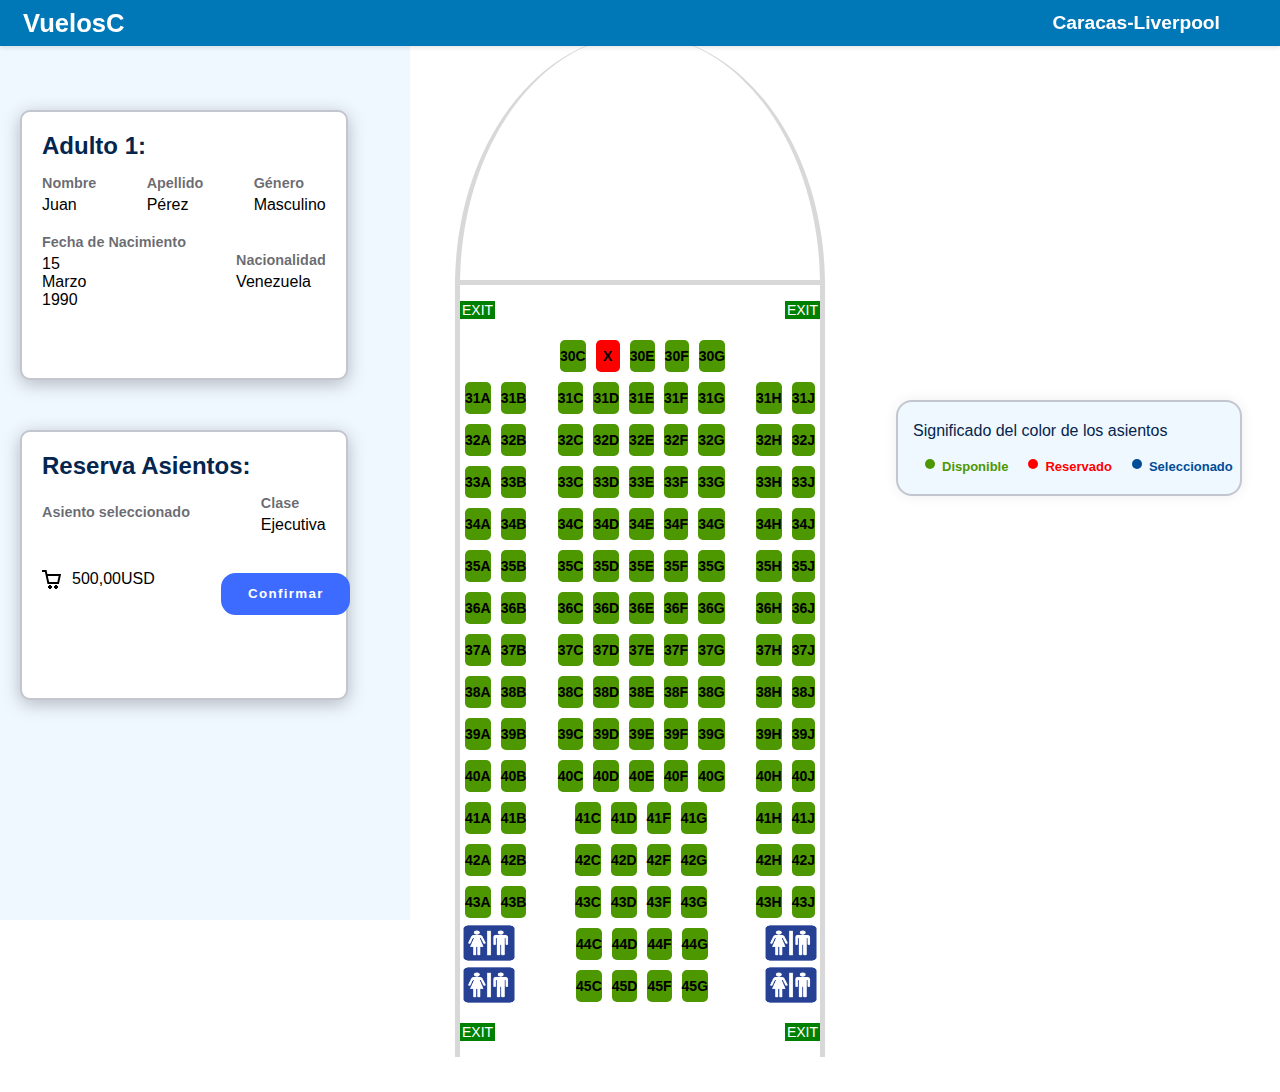
<file: asientosPrueba3/index.html>
<!DOCTYPE html>
<html lang="en">
<head>
    <meta charset="UTF-8">
    <meta name="viewport" content="width=device-width, initial-scale=1.0">
    <title>Document</title>
    <link rel="stylesheet" href="styles.css">
</head>
<body>
    <header>
        <div class="logo">
            <div class="titulo-header">
                <div class="titulo-icono">
                    <h1>VuelosC</h1>
                    <div class="destino">
                        <p class="text-title" id="destino-ciudad">Caracas-Liverpool</p>
                    </div>
                </div>
            </div>
        </div>
    </header>

    <div class="input-div">
        <div class="datos-div">
            <div class="text-container">
                <span class="texto-persona">Adulto 1:</span>
            </div>
    
            <div class="titulo-icono">
                <div class="input-group">
                    <label class="label">Nombre</label>
                    <div class="input-style-static" id="nombreStatic">Juan</div>
                </div>
                <div class="input-group">
                    <label class="label">Apellido</label>
                    <div class="input-style-static" id="apellidoStatic">Pérez</div>
                </div>
                
                <div class="input-group">
                    <label class="label">Género</label>
                    <div class="input-style-static" id="generoStatic">Masculino</div>
                </div>
            </div>
        
            <div class="titulo-icono">
                <div class="input-group">
                    <label class="label">Fecha de Nacimiento</label>
                    <div class="input-style-static-group">
                        <div class="input-style-static" id="diaStatic">15</div>
                        <div class="input-style-static" id="mesStatic">Marzo</div>
                        <div class="input-style-static" id="añoStatic">1990</div>
                    </div>
                </div>
        
                <div class="input-group">
                    <label class="label">Nacionalidad</label>
                    <div class="input-style-static" id="nacionalidadStatic">Venezuela</div>
                </div>
            </div>
        </div>
        <div class="datos-div-Asientos">
            <div class="text-container">
                <span class="texto-persona">Reserva Asientos: </span>
            </div>
            <div class="titulo-icono">
                <div class="input-group">
                    <label class="label">Asiento seleccionado</label>
                    <div class="input-style-static-group">
                        <div class="input-style-static2" id="asientoSeleccionado"></div>
                    </div>
                </div>
                <div class="input-group">
                    <label class="label">Clase</label>
                    <div class="input-style-static">Ejecutiva</div>
                </div>
            </div>
            <div class="titulo-icono-confirmar">
                <div class="precio-abajo">
                    <div class="titulo-icono">
                        <div class="gg-shopping-cart"></div>
                        <p class="precio-todo" id="precioTODO">500,00USD</p>
                    </div>
                </div>
                <button class="confirmar-asientoBTN" id="submitBtn">Confirmar</button>  
            </div>
        </div>
        
    </div>
    
    <div class="plane">
        <div class="cockpit"></div>
        <div class="exit exit--front fuselage"></div>
        <ol class="cabin fuselage">
            <li class="row row--30">
                <!-- Agrupación de las columnas A y B -->
                <div class="seats-group">
                    <div class="aisle"></div>
                    <div class="aisle"></div>
                    <div class="aisle"></div>
                    <div class="aisle2"></div>
                    <!-- Agrupación de las columnas CDEFG -->
                    <ol class="seats" type="A">
                        <li class="seat">
                            <input type="checkbox" id="30C" />
                            <label for="30C">30C</label>
                        </li>
                        <li class="seat">
                            <input type="checkbox" disabled id="30D" />
                            <label for="30D">Ocupado</label>
                        </li>
                        <li class="seat">
                            <input type="checkbox" id="30E" />
                            <label for="30E">30E</label>
                        </li>
                        <li class="seat">
                            <input type="checkbox" id="30F" />
                            <label for="30F">30F</label>
                        </li>
                        <li class="seat">
                            <input type="checkbox" id="30G" />
                            <label for="30G">30G</label>
                        </li>
                    </ol>
                    <!-- Espacio entre grupos -->
                    <div class="aisle"></div>
                    
                </div>
            </li>
            <!-- Nueva fila con el número 31 -->
            <li class="row row--31">
                <div class="seats-group">
                    <ol class="seats" type="A">
                        <li class="seat">
                            <input type="checkbox" id="31A" />
                            <label for="31A">31A</label>
                        </li>
                        <li class="seat">
                            <input type="checkbox" id="31B" />
                            <label for="31B">31B</label>
                        </li>
                    </ol>
                    <div class="aisle"></div>
                    <ol class="seats" type="A">
                        <li class="seat">
                            <input type="checkbox" id="31C" />
                            <label for="31C">31C</label>
                        </li>
                        <li class="seat">
                            <input type="checkbox" id="31D" />
                            <label for="31D">31D</label>
                        </li>
                        <li class="seat">
                            <input type="checkbox" id="31E" />
                            <label for="31E">31E</label>
                        </li>
                        <li class="seat">
                            <input type="checkbox" id="31F" />
                            <label for="31F">31F</label>
                        </li>
                        <li class="seat">
                            <input type="checkbox" id="31G" />
                            <label for="31G">31G</label>
                        </li>
                    </ol>
                    <div class="aisle"></div>
                    <ol class="seats" type="A">
                        <li class="seat">
                            <input type="checkbox" id="31H" />
                            <label for="31H">31H</label>
                        </li>
                        <li class="seat">
                            <input type="checkbox" id="31J" />
                            <label for="31J">31J</label>
                        </li>
                    </ol>
                </div>
            </li>
            <!-- Nueva fila con el número 32 -->
            <li class="row row--32">
                <div class="seats-group">
                    <ol class="seats" type="A">
                        <li class="seat">
                            <input type="checkbox" id="32A" />
                            <label for="32A">32A</label>
                        </li>
                        <li class="seat">
                            <input type="checkbox" id="32B" />
                            <label for="32B">32B</label>
                        </li>
                    </ol>
                    <div class="aisle"></div>
                    <ol class="seats" type="A">
                        <li class="seat">
                            <input type="checkbox" id="32C" />
                            <label for="32C">32C</label>
                        </li>
                        <li class="seat">
                            <input type="checkbox" id="32D" />
                            <label for="32D">32D</label>
                        </li>
                        <li class="seat">
                            <input type="checkbox" id="32E" />
                            <label for="32E">32E</label>
                        </li>
                        <li class="seat">
                            <input type="checkbox" id="32F" />
                            <label for="32F">32F</label>
                        </li>
                        <li class="seat">
                            <input type="checkbox" id="32G" />
                            <label for="32G">32G</label>
                        </li>
                    </ol>
                    <div class="aisle"></div>
                    <ol class="seats" type="A">
                        <li class="seat">
                            <input type="checkbox" id="32H" />
                            <label for="32H">32H</label>
                        </li>
                        <li class="seat">
                            <input type="checkbox" id="32J" />
                            <label for="32J">32J</label>
                        </li>
                    </ol>
                </div>
            </li>
            <!-- Nueva fila con el número 33-->
            <li class="row row--33">
                <div class="seats-group">
                    <ol class="seats" type="A">
                        <li class="seat">
                            <input type="checkbox" id="33A" />
                            <label for="33A">33A</label>
                        </li>
                        <li class="seat">
                            <input type="checkbox" id="33B" />
                            <label for="33B">33B</label>
                        </li>
                    </ol>
                    <div class="aisle"></div>
                    <ol class="seats" type="A">
                        <li class="seat">
                            <input type="checkbox" id="33C" />
                            <label for="33C">33C</label>
                        </li>
                        <li class="seat">
                            <input type="checkbox" id="33D" />
                            <label for="33D">33D</label>
                        </li>
                        <li class="seat">
                            <input type="checkbox" id="33E" />
                            <label for="33E">33E</label>
                        </li>
                        <li class="seat">
                            <input type="checkbox" id="33F" />
                            <label for="33F">33F</label>
                        </li>
                        <li class="seat">
                            <input type="checkbox" id="33G" />
                            <label for="33G">33G</label>
                        </li>
                    </ol>
                    <div class="aisle"></div>
                    <ol class="seats" type="A">
                        <li class="seat">
                            <input type="checkbox" id="33H" />
                            <label for="33H">33H</label>
                        </li>
                        <li class="seat">
                            <input type="checkbox" id="33J" />
                            <label for="33J">33J</label>
                        </li>
                    </ol>
                </div>
            </li>
            <!-- Nueva fila con el número 34-->
            <li class="row row--34">
                <div class="seats-group">
                    <ol class="seats" type="A">
                        <li class="seat">
                            <input type="checkbox" id="34A" />
                            <label for="34A">34A</label>
                        </li>
                        <li class="seat">
                            <input type="checkbox" id="34B" />
                            <label for="34B">34B</label>
                        </li>
                    </ol>
                    <div class="aisle"></div>
                    <ol class="seats" type="A">
                        <li class="seat">
                            <input type="checkbox" id="34C" />
                            <label for="34C">34C</label>
                        </li>
                        <li class="seat">
                            <input type="checkbox" id="34D" />
                            <label for="34D">34D</label>
                        </li>
                        <li class="seat">
                            <input type="checkbox" id="34E" />
                            <label for="34E">34E</label>
                        </li>
                        <li class="seat">
                            <input type="checkbox" id="34F" />
                            <label for="34F">34F</label>
                        </li>
                        <li class="seat">
                            <input type="checkbox" id="34G" />
                            <label for="34G">34G</label>
                        </li>
                    </ol>
                    <div class="aisle"></div>
                    <ol class="seats" type="A">
                        <li class="seat">
                            <input type="checkbox" id="34H" />
                            <label for="34H">34H</label>
                        </li>
                        <li class="seat">
                            <input type="checkbox" id="34J" />
                            <label for="34J">34J</label>
                        </li>
                    </ol>
                </div>
            </li>
            <!-- Nueva fila con el número 35-->
            <li class="row row--35">
                <div class="seats-group">
                    <ol class="seats" type="A">
                        <li class="seat">
                            <input type="checkbox" id="35A" />
                            <label for="35A">35A</label>
                        </li>
                        <li class="seat">
                            <input type="checkbox" id="35B" />
                            <label for="35B">35B</label>
                        </li>
                    </ol>
                    <div class="aisle"></div>
                    <ol class="seats" type="A">
                        <li class="seat">
                            <input type="checkbox" id="35C" />
                            <label for="35C">35C</label>
                        </li>
                        <li class="seat">
                            <input type="checkbox" id="35D" />
                            <label for="35D">35D</label>
                        </li>
                        <li class="seat">
                            <input type="checkbox" id="35E" />
                            <label for="35E">35E</label>
                        </li>
                        <li class="seat">
                            <input type="checkbox" id="35F" />
                            <label for="35F">35F</label>
                        </li>
                        <li class="seat">
                            <input type="checkbox" id="35G" />
                            <label for="35G">35G</label>
                        </li>
                    </ol>
                    <div class="aisle"></div>
                    <ol class="seats" type="A">
                        <li class="seat">
                            <input type="checkbox" id="35H" />
                            <label for="35H">35H</label>
                        </li>
                        <li class="seat">
                            <input type="checkbox" id="35J" />
                            <label for="35J">35J</label>
                        </li>
                    </ol>
                </div>
            </li>
            <!-- Nueva fila con el número 36-->
            <li class="row row--36">
                <div class="seats-group">
                    <ol class="seats" type="A">
                        <li class="seat">
                            <input type="checkbox" id="36A" />
                            <label for="36A">36A</label>
                        </li>
                        <li class="seat">
                            <input type="checkbox" id="36B" />
                            <label for="36B">36B</label>
                        </li>
                    </ol>
                    <div class="aisle"></div>
                    <ol class="seats" type="A">
                        <li class="seat">
                            <input type="checkbox" id="36C" />
                            <label for="36C">36C</label>
                        </li>
                        <li class="seat">
                            <input type="checkbox" id="36D" />
                            <label for="36D">36D</label>
                        </li>
                        <li class="seat">
                            <input type="checkbox" id="36E" />
                            <label for="36E">36E</label>
                        </li>
                        <li class="seat">
                            <input type="checkbox" id="36F" />
                            <label for="36F">36F</label>
                        </li>
                        <li class="seat">
                            <input type="checkbox" id="36G" />
                            <label for="36G">36G</label>
                        </li>
                    </ol>
                    <div class="aisle"></div>
                    <ol class="seats" type="A">
                        <li class="seat">
                            <input type="checkbox" id="36H" />
                            <label for="36H">36H</label>
                        </li>
                        <li class="seat">
                            <input type="checkbox" id="36J" />
                            <label for="36J">36J</label>
                        </li>
                    </ol>
                </div>
            </li>
            <!-- Nueva fila con el número 37-->
            <li class="row row--37">
                <div class="seats-group">
                    <ol class="seats" type="A">
                        <li class="seat">
                            <input type="checkbox" id="37A" />
                            <label for="37A">37A</label>
                        </li>
                        <li class="seat">
                            <input type="checkbox" id="37B" />
                            <label for="37B">37B</label>
                        </li>
                    </ol>
                <div class="aisle"></div>
                <ol class="seats" type="A">
                    <li class="seat">
                        <input type="checkbox" id="37C" />
                        <label for="37C">37C</label>
                    </li>
                    <li class="seat">
                        <input type="checkbox" id="37D" />
                        <label for="37D">37D</label>
                    </li>
                    <li class="seat">
                        <input type="checkbox" id="37E" />
                        <label for="37E">37E</label>
                    </li>
                    <li class="seat">
                        <input type="checkbox" id="37F" />
                        <label for="37F">37F</label>
                    </li>
                    <li class="seat">
                        <input type="checkbox" id="37G" />
                        <label for="37G">37G</label>
                    </li>
                </ol>
                <div class="aisle"></div>
                <ol class="seats" type="A">
                    <li class="seat">
                        <input type="checkbox" id="37H" />
                        <label for="37H">37H</label>
                    </li>
                    <li class="seat">
                        <input type="checkbox" id="37J" />
                        <label for="37J">37J</label>
                    </li>
                </ol>
                </div>
            </li>
            <!-- Nueva fila con el número 38-->
            <li class="row row--38">
                <div class="seats-group">
                    <ol class="seats" type="A">
                        <li class="seat">
                            <input type="checkbox" id="38A" />
                            <label for="38A">38A</label>
                        </li>
                        <li class="seat">
                            <input type="checkbox" id="38B" />
                            <label for="38B">38B</label>
                        </li>
                    </ol>
                    <div class="aisle"></div>
                    <ol class="seats" type="A">
                        <li class="seat">
                            <input type="checkbox" id="38C" />
                            <label for="38C">38C</label>
                        </li>
                        <li class="seat">
                            <input type="checkbox" id="38D" />
                            <label for="38D">38D</label>
                        </li>
                        <li class="seat">
                            <input type="checkbox" id="38E" />
                            <label for="38E">38E</label>
                        </li>
                        <li class="seat">
                            <input type="checkbox" id="38F" />
                            <label for="38F">38F</label>
                        </li>
                        <li class="seat">
                            <input type="checkbox" id="38G" />
                            <label for="38G">38G</label>
                        </li>
                    </ol>
                    <div class="aisle"></div>
                    <ol class="seats" type="A">
                        <li class="seat">
                            <input type="checkbox" id="38H" />
                            <label for="38H">38H</label>
                        </li>
                        <li class="seat">
                            <input type="checkbox" id="38J" />
                            <label for="38J">38J</label>
                        </li>
                    </ol>
                </div>
            </li>
            <!-- Nueva fila con el número 39-->
            <li class="row row--39">
                <div class="seats-group">
                    <ol class="seats" type="A">
                        <li class="seat">
                            <input type="checkbox" id="39A" />
                            <label for="39A">39A</label>
                        </li>
                        <li class="seat">
                            <input type="checkbox" id="39B" />
                            <label for="39B">39B</label>
                        </li>
                    </ol>
                    <div class="aisle"></div>
                    <ol class="seats" type="A">
                        <li class="seat">
                            <input type="checkbox" id="39C" />
                            <label for="39C">39C</label>
                        </li>
                        <li class="seat">
                            <input type="checkbox" id="39D" />
                            <label for="39D">39D</label>
                        </li>
                        <li class="seat">
                            <input type="checkbox" id="39E" />
                            <label for="39E">39E</label>
                        </li>
                        <li class="seat">
                            <input type="checkbox" id="39F" />
                            <label for="39F">39F</label>
                        </li>
                        <li class="seat">
                            <input type="checkbox" id="39G" />
                            <label for="39G">39G</label>
                        </li>
                    </ol>
                    <div class="aisle"></div>
                    <ol class="seats" type="A">
                        <li class="seat">
                            <input type="checkbox" id="39H" />
                            <label for="39H">39H</label>
                        </li>
                        <li class="seat">
                            <input type="checkbox" id="39J" />
                            <label for="39J">39J</label>
                        </li>
                    </ol>
                </div>
            </li>
            <!--Fila 40-->
            <li class="row row--40">
                <div class="seats-group">
                    <ol class="seats" type="A">
                        <li class="seat">
                            <input type="checkbox" id="40A" />
                            <label for="40A">40A</label>
                        </li>
                        <li class="seat">
                            <input type="checkbox" id="40B" />
                            <label for="40B">40B</label>
                        </li>
                    </ol>
                    <div class="aisle"></div>
                    <ol class="seats" type="A">
                        <li class="seat">
                            <input type="checkbox" id="40C" />
                            <label for="40C">40C</label>
                        </li>
                        <li class="seat">
                            <input type="checkbox" id="40D" />
                            <label for="40D">40D</label>
                        </li>
                        <li class="seat">
                            <input type="checkbox" id="40E" />
                            <label for="40E">40E</label>
                        </li>
                        <li class="seat">
                            <input type="checkbox" id="40F" />
                            <label for="40F">40F</label>
                        </li>
                        <li class="seat">
                            <input type="checkbox" id="40G" />
                            <label for="40G">40G</label>
                        </li>
                    </ol>
                    <div class="aisle"></div>
                    <ol class="seats" type="A">
                        <li class="seat">
                            <input type="checkbox" id="40H" />
                            <label for="40H">40H</label>
                        </li>
                        <li class="seat">
                            <input type="checkbox" id="40J" />
                            <label for="40J">40J</label>
                        </li>
                    </ol>
                </div>
            </li>
            <!--41-->
            <li class="row row--41">
                <div class="seats-group">
                    <ol class="seats" type="A">
                        <li class="seat">
                            <input type="checkbox" id="41A" />
                            <label for="41A">41A</label>
                        </li>
                        <li class="seat">
                            <input type="checkbox" id="41B" />
                            <label for="41B">41B</label>
                        </li>
                    </ol>
                    <div class="aisle"></div>
                    <div class="aisle2"></div>
                    <div class="aisle2"></div>
                    <div class="aisle2"></div>
                    <ol class="seats" type="A">
                        <li class="seat">
                            <input type="checkbox" id="41C" />
                            <label for="41C">41C</label>
                        </li>
                        <li class="seat">
                            <input type="checkbox" id="41D" />
                            <label for="41D">41D</label>
                        </li>
                        <li class="seat">
                            <input type="checkbox" id="41F" />
                            <label for="41F">41F</label>
                        </li>
                        <li class="seat">
                            <input type="checkbox" id="41G">
                            <label for="41G">41G</label>
                        </li>
                    </ol>
                    <div class="aisle"></div>
                    <div class="aisle2"></div>
                    <div class="aisle2"></div>
                    <div class="aisle2"></div>
                    <ol class="seats" type="A">
                        <li class="seat">
                            <input type="checkbox" id="41H" />
                            <label for="41H">41H</label>
                        </li>
                        <li class="seat">
                            <input type="checkbox" id="41J" />
                            <label for="41J">41J</label>
                        </li>
                    </ol>
                </div>
            </li>
            <!--42-->
            <li class="row row--42">
                <div class="seats-group">
                    <ol class="seats" type="A">
                        <li class="seat">
                            <input type="checkbox" id="42A" />
                            <label for="42A">42A</label>
                        </li>
                        <li class="seat">
                            <input type="checkbox" id="42B" />
                            <label for="42B">42B</label>
                        </li>
                    </ol>
                    <div class="aisle"></div>
                    <div class="aisle2"></div>
                    <div class="aisle2"></div>
                    <div class="aisle2"></div>
                    <ol class="seats" type="A">
                        <li class="seat">
                            <input type="checkbox" id="42C" />
                            <label for="42C">42C</label>
                        </li>
                        <li class="seat">
                            <input type="checkbox" id="42D" />
                            <label for="42D">42D</label>
                        </li>
                        <li class="seat">
                            <input type="checkbox" id="42F" />
                            <label for="42F">42F</label>
                        </li>
                        <li class="seat">
                            <input type="checkbox" id="42G">
                            <label for="42G">42G</label>
                        </li>
                    </ol>
                    <div class="aisle"></div>
                    <div class="aisle2"></div>
                    <div class="aisle2"></div>
                    <div class="aisle2"></div>
                    <ol class="seats" type="A">
                        <li class="seat">
                            <input type="checkbox" id="42H" />
                            <label for="42H">42H</label>
                        </li>
                        <li class="seat">
                            <input type="checkbox" id="42J" />
                            <label for="42J">42J</label>
                        </li>
                    </ol>
                </div>
            </li>
            <!--43-->
            <li class="row row--43">
                <div class="seats-group">
                    <ol class="seats" type="A">
                        <li class="seat">
                            <input type="checkbox" id="43A" />
                            <label for="43A">43A</label>
                        </li>
                        <li class="seat">
                            <input type="checkbox" id="43B" />
                            <label for="43B">43B</label>
                        </li>
                    </ol>
                    <div class="aisle"></div>
                    <div class="aisle2"></div>
                    <div class="aisle2"></div>
                    <div class="aisle2"></div>
                    <ol class="seats" type="A">
                        <li class="seat">
                            <input type="checkbox" id="43C" />
                            <label for="43C">43C</label>
                        </li>
                        <li class="seat">
                            <input type="checkbox" id="43D" />
                            <label for="43D">43D</label>
                        </li>
                        <li class="seat">
                            <input type="checkbox" id="43F" />
                            <label for="43F">43F</label>
                        </li>
                        <li class="seat">
                            <input type="checkbox" id="43G">
                            <label for="43G">43G</label>
                        </li>
                    </ol>
                    <div class="aisle"></div>
                    <div class="aisle2"></div>
                    <div class="aisle2"></div>
                    <div class="aisle2"></div>
                    <ol class="seats" type="A">
                        <li class="seat">
                            <input type="checkbox" id="43H" />
                            <label for="43H">43H</label>
                        </li>
                        <li class="seat">
                            <input type="checkbox" id="43J" />
                            <label for="43J">43J</label>
                        </li>
                    </ol>
                </div>
            </li>
            <!--44-->
            <li class="row row--44">
                <div class="seats-group">
                    <img class="imgbanho"src="img/male-and-female-toilet-sign-on-transparent-background-free-png.webp" alt="imagenbath">
                    <div class="aisle"></div>
                    <div class="aisle"></div>
                    <div class="aisle2"></div>
                    <ol class="seats" type="A">
                        <li class="seat">
                            <input type="checkbox" id="44C" />
                            <label for="44C">44C</label>
                        </li>
                        <li class="seat">
                            <input type="checkbox" id="44D" />
                            <label for="44D">44D</label>
                        </li>
                        <li class="seat">
                            <input type="checkbox" id="44F" />
                            <label for="44F">44F</label>
                        </li>
                        <li class="seat">
                            <input type="checkbox" id="44G">
                            <label for="44G">44G</label>
                        </li>
                    </ol>
                    <div class="aisle"></div>
                    <div class="aisle"></div>
                    <img class="imgbanho"src="img/male-and-female-toilet-sign-on-transparent-background-free-png.webp" alt="imagenbath">
                </div>
            </li>
            <!--45-->
            <li class="row row--45">
                <div class="seats-group">
                    <img class="imgbanho"src="img/male-and-female-toilet-sign-on-transparent-background-free-png.webp" alt="imagenbath">
                    <div class="aisle"></div>
                    <div class="aisle"></div>
                    <div class="aisle2"></div>
                    <ol class="seats" type="A">
                        <li class="seat">
                            <input type="checkbox" id="45C" />
                            <label for="45C">45C</label>
                        </li>
                        <li class="seat">
                            <input type="checkbox" id="45D" />
                            <label for="45D">45D</label>
                        </li>
                        <li class="seat">
                            <input type="checkbox" id="45F" />
                            <label for="45F">45F</label>
                        </li>
                        <li class="seat">
                            <input type="checkbox" id="45G">
                            <label for="45G">45G</label>
                        </li>
                    </ol>
                    <div class="aisle"></div>
                    <div class="aisle"></div>
                    <img class="imgbanho"src="img/male-and-female-toilet-sign-on-transparent-background-free-png.webp" alt="imagenbath">
                </div>
            </li>
        </ol>
        <div class="exit exit--back fuselage"></div>
    </div>
    <div class="seat-selection-container">
        <div class="seat-map-container">
            <div class="seat-map">
                <div class="screen-container">
                    <span>Significado del color de los asientos</span>
                </div>
            </div>
            <div class="seat-legend">
                <div class="legend-item">
                    <span class="legend-color available-color"></span>
                    <span class="available-text">Disponible</span>
                </div>
                <div class="legend-item">
                    <span class="legend-color reserved-color"></span>
                    <span class="reserved-text">Reservado</span>
                </div>
                <div class="legend-item">
                    <span class="legend-color selected-color"></span>
                    <span class="selected-text">Seleccionado</span>
                </div>
            </div>
        </div>
    </div>
    <script src="scripts.js"></script>
</body>
</html>
</file>
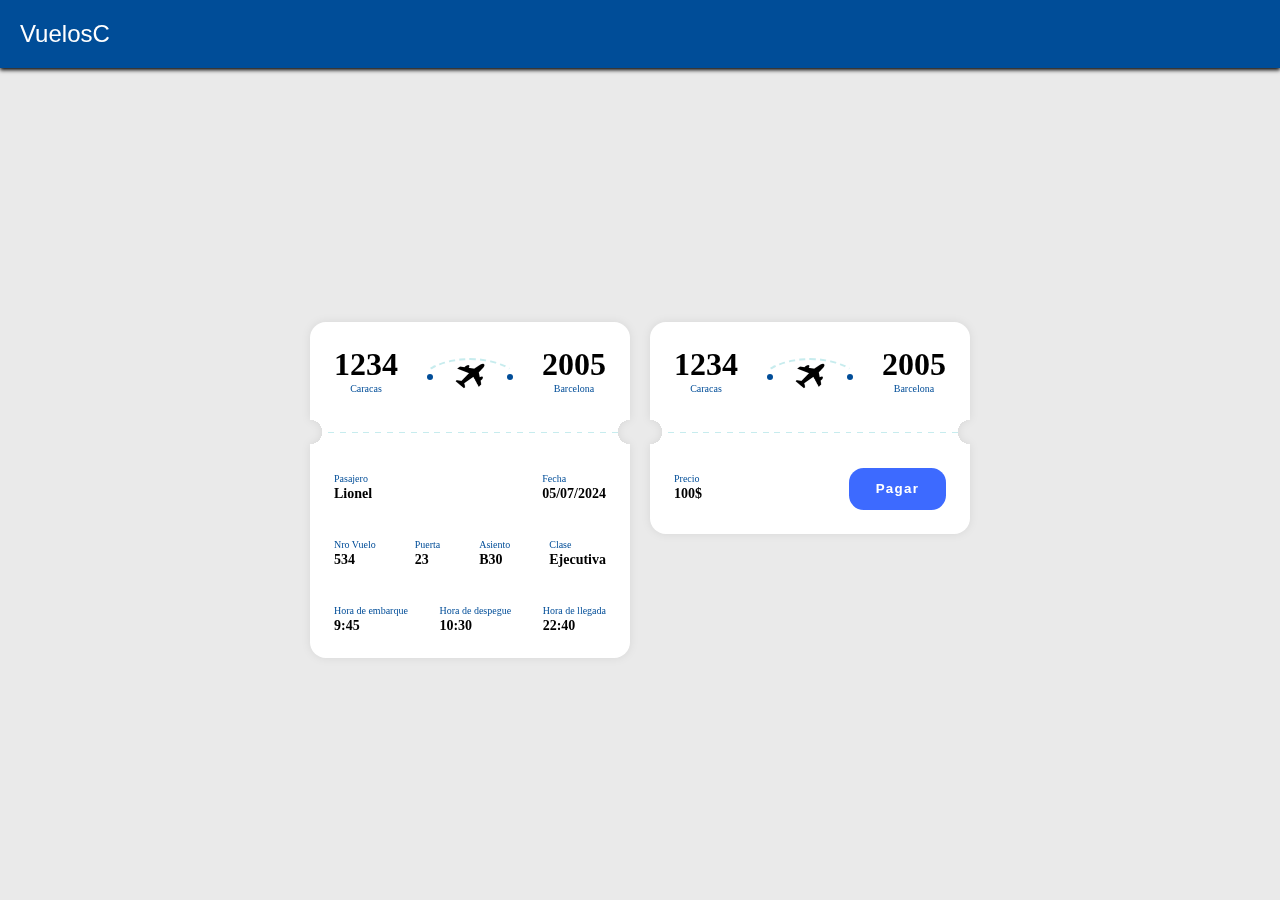
<file: VistaFinal/index.html>
<!DOCTYPE html>
<html lang="en">
<head>
    <meta charset="UTF-8">
    <meta name="viewport" content="width=device-width, initial-scale=1.0">
    <title>Document</title>
    <link rel="stylesheet" href="styles.css">
</head>
<body>
    <header>
        <div class="logo">
            <h1 class="fuente2">VuelosC</h1>
        </div>
    </header>
    <div class="paseAbordo-container">
        <div class="paseAbordo">
            <div class="factura factura2">
                <div class="procedencia">
                    <div class="codigo">1234</div>
                    <div class="ciudad">Caracas</div>
                </div>
                <div class="vueloM">
                    <img class="avion" src="img/614.png" alt="avion">
                </div>
                <div class="destino">
                    <div class="codigo">2005</div>
                    <div class="ciudad" id="destino-ciudad">Barcelona</div>
                </div>
            </div>
            <div class="medio"></div>
            <div class="factura facturaAbajo">
                <div class="facturaFila">
                    <div class="factura-item">
                        <span class="label">Pasajero</span>
                        <p class="contenido" id="nombreStatic">Lionel</p>
                    </div>
                    <div class="factura-item">
                        <span class="label">Fecha</span>
                        <p class="contenido">05/07/2024</p>
                    </div>
                </div>
                <div class="facturaFila">
                    <div class="factura-item">
                        <span class="label">Nro Vuelo</span>
                        <p class="contenido">534</p>
                    </div>
                    <div class="factura-item">
                        <span class="label">Puerta</span>
                        <p class="contenido">23</p>
                    </div>
                    <div class="factura-item">
                        <span class="label">Asiento</span>
                        <p class="contenido" id="asientoSeleccionado">B30</p>
                    </div>
                    <div class="factura-item">
                        <span class="label">Clase</span>
                        <p class="contenido">Ejecutiva</p>
                    </div>
                </div>
                <div class="facturaFila">
                    <div class="factura-item">
                        <span class="label">Hora de embarque</span>
                        <p class="contenido">9:45</p>
                    </div>
                    <div class="factura-item">
                        <span class="label">Hora de despegue</span>
                        <p class="contenido">10:30</p>
                    </div>
                    <div class="factura-item">
                        <span class="label">Hora de llegada</span>
                        <p class="contenido">22:40</p>
                    </div>
                </div>
            </div>
        </div>
        <div class="paseAbordo">
            <div class="factura factura2">
                <div class="procedencia">
                    <div class="codigo">1234</div>
                    <div class="ciudad">Caracas</div>
                </div>
                <div class="vueloM">
                    <img class="avion" src="img/614.png" alt="avion">
                </div>
                <div class="destino">
                    <div class="codigo">2005</div>
                    <div class="ciudad" id="destino-ciudad2">Barcelona</div>
                </div>
            </div>
            <div class="medio"></div>
            <div class="factura facturaAbajo">
                <div class="facturaFila">
                    <div class="factura-item">
                        <span class="label">Precio</span>
                        <p class="contenido" id="precioTODO">100$</p>
                    </div>
                    <div class="factura-item">
                        <button class="pagarBtn" id="submitBtn">Pagar</button>
                    </div>
                </div>
            </div>
        </div>
    </div>

    <script src="scripts.js"></script>
</body>
</html>
</file>
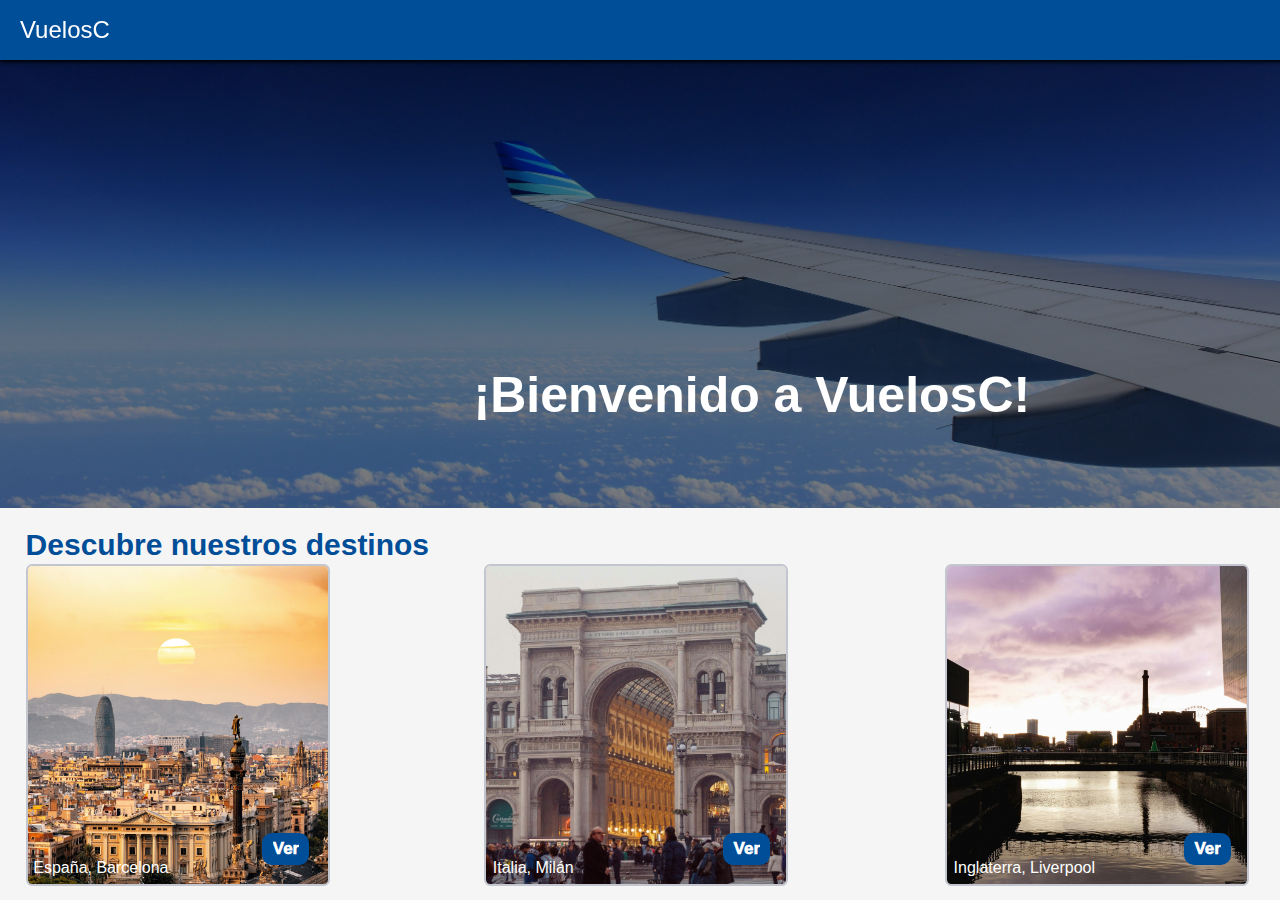
<file: VistaInicial/index.html>
<!DOCTYPE html>
<html lang="en">
<head>
    <meta charset="UTF-8">
    <meta name="viewport" content="width=device-width, initial-scale=1.0">
    <title>Prueba</title>
    <link rel="stylesheet" href="styles.css">
</head>
<body>
    <header>
        <div class="logo">
            <h1 class="fuente2">VuelosC</h1>
        </div>
    </header>
    <div class="destinofinal">
        <img class="avionArriba" src="img/avionarriba.png" alt="avionArriba">
        <img class="AvionBanner" src="img/avionprincipal.jpg" alt="AvionPrincipal">
        <div class="TextoArriba">¡Bienvenido a VuelosC!</div>
        <div class="TextoDestino">Descubre nuestros destinos</div>

        <!-- Barcelona -->
        <div class="contenedorBarcelona">
            <img class="imagenBarcelona" src="img/barcelonaciudad.jpg" alt="BarcelonaCiudad">
            <div class="SpainBarcelona fuente2">España, Barcelona</div>
            <div class="comprarBoton comprarBarcelonabtn">
                <button class="comprar fuente2" onclick="verDestino('Barcelona', 800)">Ver</button>
            </div>
        </div>

        <!-- Milán -->
        <div class="contenedorMilan">
            <img class="imagenMilan" src="img/milanciudad.jpg" alt="MilanCiudad">
            <div class="ItaliaMilan fuente2">Italia, Milán</div>
            <div class="comprarBoton comprarMilanbtn">
                <button class="comprar fuente2" onclick="verDestino('Milán', 750)">Ver</button>
            </div>
        </div>

        <!-- Liverpool -->
        <div class="contenedorLiverpool">
            <img class="imagenLiverpool" src="img/liverpoolciudad.jpg" alt="LiverpoolCiudad">
            <div class="InglaterraLiverpool fuente2">Inglaterra, Liverpool</div>
            <div class="comprarBoton comprarLiverpoolbtn">
                <button class="comprar fuente2" onclick="verDestino('Liverpool', 950)">Ver</button>
            </div>
        </div>
    </div>

    <script src="scripts.js"></script>
</body>
</html>
</file>
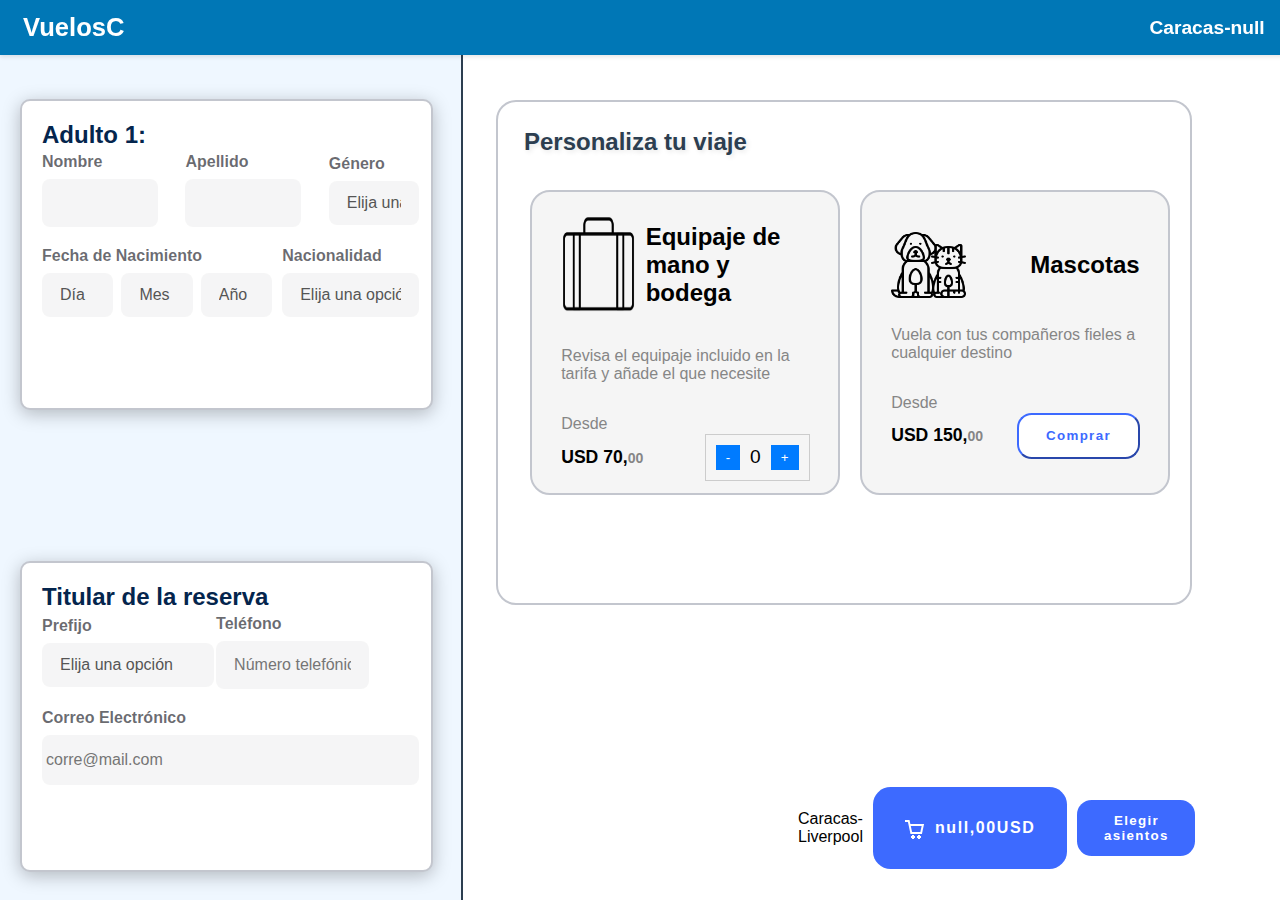
<file: VistaMaletas/index.html>
<!DOCTYPE html>
<html lang="es">
<head>
    <meta charset="UTF-8">
    <meta name="viewport" content="width=device-width, initial-scale=1.0">
    <title>Reserva de Vuelos</title>
    <link rel="stylesheet" href="styles.css">
    <link href="https://fonts.googleapis.com/css2?family=Inter:wght@400;700&display=swap" rel="stylesheet">
</head>
<body>
    <header>
        <div class="logo">
            <div class="titulo-header">
                <div class="titulo-icono">
                    <h1>VuelosC</h1>
                    <div class="destino">
                        <p class="text-title" id="destino-ciudad">Caracas-Liverpool</p>
                    </div>
                </div>
            </div>
        </div>
    </header>

    <div class="input-div">
        <div class="datos-div">
            <div class="text-container">
                <span class="texto-persona">Adulto 1:</span>
            </div>

            <div class="titulo-icono">
                <div class="input-group">
                    <label class="label">Nombre</label>
                    <input id="nombre" autocomplete="off" class="input-style" type="text">
                </div>
                <div class="input-group">
                    <label class="label">Apellido</label>
                    <input id="apellido" autocomplete="off" class="input-style" type="text">
                </div>
                
                <div class="input-group">
                    <label class="label">Género</label>
                    <select id="genero" class="input-style-select">
                        <option value="" disabled selected>Elija una opción</option>
                        <option value="masculino">Masculino</option>
                        <option value="femenino">Femenino</option>
                        <option value="otro">Otro</option>
                    </select>
                </div>
            </div>
        
            <div class="titulo-icono">
                <div class="input-group">
                    <label class="label">Fecha de Nacimiento</label>
                    <div class="input-style-group">
                        <select id="diaDropdown" class="input-style-select">
                            <option value="" disabled selected>Día</option>
                            <option value="1">1</option>
                            <option value="2">2</option>
                            <option value="3">3</option>
                            <!-- ... hasta 31 -->
                        </select>
                    
                        <select id="mesDropdown" class="input-style-select">
                            <option value="" disabled selected>Mes</option>
                            <option value="enero">Enero</option>
                            <option value="febrero">Febrero</option>
                            <option value="marzo">Marzo</option>
                            <!-- ... hasta diciembre -->
                        </select>
                    
                        <select id="añoDropdown" class="input-style-select">
                            <option value="" disabled selected>Año</option>
                            <option value="2022">2022</option>
                            <option value="2021">2021</option>
                            <option value="2020">2020</option>
                            <!-- ... hasta el año que desees -->
                        </select>
                    </div>
                </div>
        
                <div class="input-group">
                    <label class="label">Nacionalidad</label>
                    <select id="nacionalidad" class="input-style-select">
                        <option value="" disabled selected>Elija una opción</option>
                        <option value="venezuela">Venezuela</option>
                        <option value="colombia">Colombia</option>
                        <option value="estados unidos">Estados Unidos</option>
                    </select>
                </div>
            </div>
        </div>

        <div class="datos-div-titular">
            <div class="text-container">
                <span class="texto-persona">Titular de la reserva</span>
            </div>
            <div class="titulo-icono">
                <div class="input-group">
                    <label class="label">Prefijo</label>
                    <select id="prefijosDropdown" class="input-style-select">
                        <option value="" disabled selected>Elija una opción</option>
                        <!-- Las opciones se añadirán aquí dinámicamente -->
                    </select>
                </div>
    
                <div class="input-group">
                    <label class="label">Teléfono</label>
                    <input placeholder="Número telefónico" autocomplete="off" class="input-style" type="text">
                    <div></div>
                </div>
            </div>

            <div class="input-group-email">
                <label class="label">Correo Electrónico</label>
                <input placeholder="corre@mail.com" autocomplete="off" class="input-style-email" type="email">
                <div></div>
            </div>
            
        </div>
    </div>

    <div class="equipajes">
        <div class="text-container">
            <span class="pretty-text">Personaliza tu viaje</span>
        </div>
        
        <div class="cards">
            <div class="card">
                <div class="card-details">
                    <div class="titulo-icono">
                        <img src="img/maleta.png" alt="imagen de una maleta" class="img-clase">
                        <p class="text-title">Equipaje de mano y bodega</p>
                    </div>
                </div>
                <div class="descripcion-text">
                    <p class="text-body">Revisa el equipaje incluido en la tarifa y añade el que necesite</p>
                </div>

                <div class="desde-text">
                    <p class="text-body">Desde</p>
                </div>
                <div class="titulo-icono">
                    <p class="precio-titulo">USD 70,<span class="decimales">00</span></p>
                    <div class="contador">
                        <button class="boton menos-button">-</button>
                        <span class="contador-numero" data-tipo="maleta">0</span>
                        <button class="boton mas-button" data-tipo="maleta">+</button>
                    </div>

                </div>
            </div>

            <div class="card">
                <div class="card-details">
                    <div class="titulo-icono">
                        <img src="img/pets.png" alt="imagen de una maleta" class="img-clase">
                        <p class="text-title">Mascotas</p>
                    </div>
                </div>
                <div class="descripcion-text">
                    <p class="text-body">Vuela con tus compañeros fieles a cualquier destino</p>
                </div>

                <div class="desde-text">
                    <p class="text-body">Desde</p>
                </div>
                <div class="titulo-icono">
                    <p class="precio-titulo">USD 150,<span class="decimales">00</span></p>
                    <button class="comprar-button" id="openMascotaButton">Comprar</button>
                </div>
            </div>

        </div>      
    </div>

    <div class="medio-div" id="cardContainer">
        <div id="cardd" class="cardd">
            <div class="card-header">
                <h3>Destino</h3>
                <button id="closeCardButton" class="close-card-btn">&times;</button>
            </div>
            <div class="titulo-icono-pets">
                <div class="card-pets">
                    <img src="img/smallpet.png" alt="imagen de una maleta" class="img-clase">
                    <p class="text-title">Pequeña (<= 8kg)</p>
                    <div class="descripcion-text-mascotas">
                        <p class="text-body">USD 150,<span class="decimales">00</span></p>
                    </div>
                    <div class="contador">
                        <button class="boton menos-button">-</button>
                        <span class="contador-numero" data-tipo="chico">0</span>
                        <button class="boton mas-button" data-tipo="chico">+</button>
                    </div>
                </div>
    
                <div class="card-pets">
                    <img src="img/medianpet.png" alt="imagen de una maleta" class="img-clase">
                    <p class="text-title">Mediana (8-15kg)</p>
                    <div class="descripcion-text-mascotas">
                        <p class="text-body">USD 250,<span class="decimales">00</span></p>
                    </div>
                    <div class="contador">
                        <button class="boton menos-button">-</button>
                        <span class="contador-numero" data-tipo="mediano">0</span>
                        <button class="boton mas-button" data-tipo="mediano">+</button>
                    </div>
                </div>
    
                <div class="card-pets">
                    <img src="img/bigpet.png" alt="imagen de una maleta" class="img-clase">
                    <p class="text-title">Grande (15-30kg)</p>
                    <div class="descripcion-text-mascotas">
                        <p class="text-body">USD 350,<span class="decimales">00</span></p>
                    </div>
                    <div class="contador">
                        <button class="boton menos-button">-</button>
                        <span class="contador-numero" data-tipo="grande">0</span>
                        <button class="boton mas-button" data-tipo="grande">+</button>
                    </div>
                </div>
            </div>
        </div>
    </div>

    

    <div class="button-div">
        <div class="titulo-icono">
            <div class="destino">
                <p class="destino-ciudad" id="destino-ciudad">Caracas-Liverpool</p>
            </div>
            <div class="precio-abajo">
                <div class="titulo-icono">
                    <div class="gg-shopping-cart"></div>
                    <p class="precio-todo" id="precioTODO">500,00USD</p>
                </div>
            </div>
            <button class="asientos-button" id="submitBtn">Elegir asientos</button>
        </div>
    </div>

    <script src="script.js"></script>
</body>
</html>
</file>
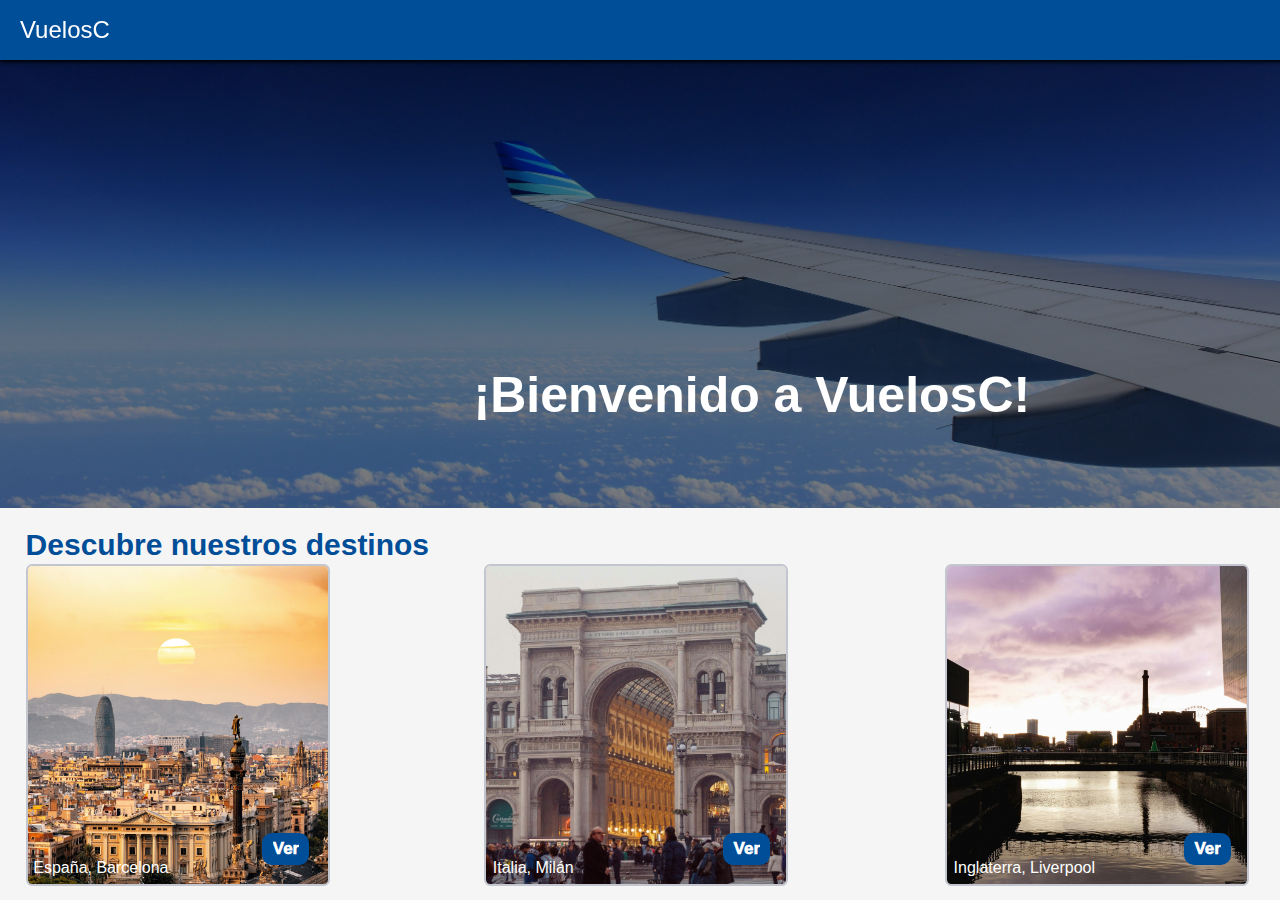
<file: CambiosRar/VistaInicial/index.html>
<!DOCTYPE html>
<html lang="en">
<head>
    <meta charset="UTF-8">
    <meta name="viewport" content="width=device-width, initial-scale=1.0">
    <title>Prueba</title>
    <link rel="stylesheet" href="styles.css">
</head>
<body>
    <header>
        <div class="logo">
            <h1 class="fuente2">VuelosC</h1>
        </div>
    </header>
    <div class="destinofinal">
        <img class="AvionBanner" src="img/avionprincipal.jpg" alt="AvionPrincipal">
        <div class="TextoArriba">¡Bienvenido a VuelosC!</div>
        <div class="TextoDestino">Descubre nuestros destinos</div>

        <!-- Barcelona -->
        <div class="contenedorBarcelona">
            <img class="imagenBarcelona" src="img/barcelonaciudad.jpg" alt="BarcelonaCiudad">
            <div class="SpainBarcelona fuente2">España, Barcelona</div>
            <div class="comprarBoton comprarBarcelonabtn">
                <button class="comprar fuente2" id="openBarcelonaButton">Ver</button>
            </div>
        </div>

        <!-- Milán -->
        <div class="contenedorMilan">
            <img class="imagenMilan" src="img/milanciudad.jpg" alt="MilanCiudad">
            <div class="ItaliaMilan fuente2">Italia, Milán</div>
            <div class="comprarBoton comprarMilanbtn">
                <button class="comprar fuente2" id="openMilanButton">Ver</button>
            </div>
        </div>

        <!-- Liverpool -->
        <div class="contenedorLiverpool">
            <img class="imagenLiverpool" src="img/liverpoolciudad.jpg" alt="LiverpoolCiudad">
            <div class="InglaterraLiverpool fuente2">Inglaterra, Liverpool</div>
            <div class="comprarBoton comprarLiverpoolbtn">
                <button class="comprar fuente2" id="openLiverpoolButton">Ver</button>
            </div>
        </div>
    </div>
    <div class="medio-div" id="cardContainer">
        <div id="cardd" class="cardd">
            <div class="card-header">
                <h3>Fechas</h3>
                <button id="closeCardButton" class="close-card-btn">&times;</button>
            </div>
            <div class="card-body">
                <div class="titulo-icono-pets">
                    <div class="card-pets">
                        <form id="dateForm">
                            <label for="dateSelect">Seleccione una fecha:</label>
                            <select id="dateSelect" name="dateSelect" required>
                                <option value="" disabled selected>Seleccione una fecha</option>
                                <option value="2024-07-24">24 de julio del 2024</option>
                                <option value="2024-12-17">17 de diciembre del 2024</option>
                                <option value="2025-02-02">2 de febrero del 2025</option>
                            </select>
                            <button type="submit" class="comprar fuente2">Seguir</button>
                        </form>
                    </div>
                </div>
            </div>
        </div>
    </div>

    <script src="scripts.js"></script>
</body>
</html>
</file>
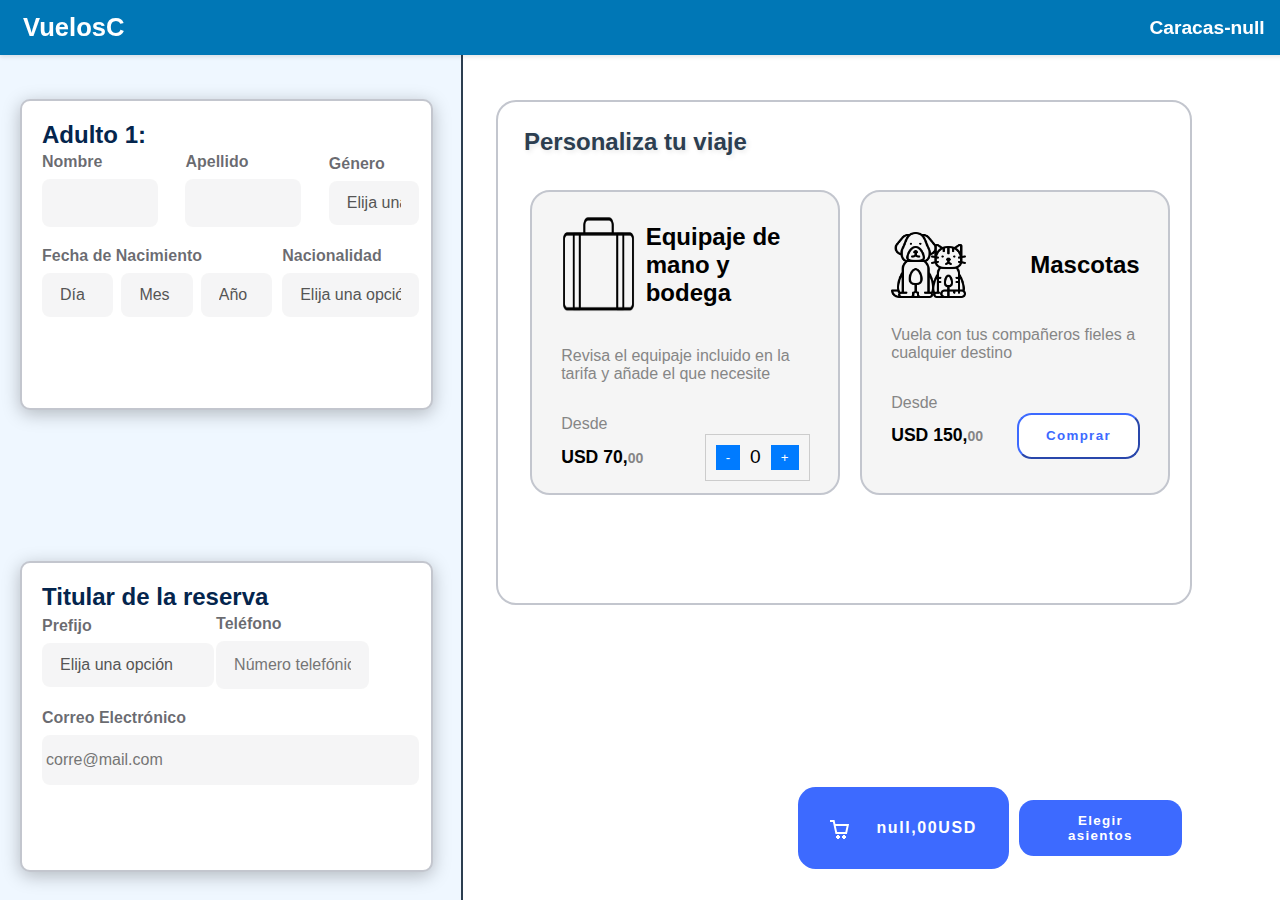
<file: CambiosRar/VistaMaletas/index.html>
<!DOCTYPE html>
<html lang="es">
<head>
    <meta charset="UTF-8">
    <meta name="viewport" content="width=device-width, initial-scale=1.0">
    <title>Reserva de Vuelos</title>
    <link rel="stylesheet" href="styles.css">
    <link href="https://fonts.googleapis.com/css2?family=Inter:wght@400;700&display=swap" rel="stylesheet">
</head>
<body>
    <header>
        <div class="logo">
            <div class="titulo-header">
                <div class="titulo-icono">
                    <h1>VuelosC</h1>
                    <div class="destino">
                        <p class="text-title" id="destino-ciudad">Caracas-Liverpool</p>
                    </div>
                </div>
            </div>
        </div>
    </header>

    <div class="input-div">
        <div class="datos-div">
            <div class="text-container">
                <span class="texto-persona">Adulto 1:</span>
            </div>

            <div class="titulo-icono">
                <div class="input-group">
                    <label class="label">Nombre</label>
                    <input id="nombre" autocomplete="off" class="input-style" type="text">
                </div>
                <div class="input-group">
                    <label class="label">Apellido</label>
                    <input id="apellido" autocomplete="off" class="input-style" type="text">
                </div>
                
                <div class="input-group">
                    <label class="label">Género</label>
                    <select id="genero" class="input-style-select">
                        <option value="" disabled selected>Elija una opción</option>
                        <option value="masculino">Masculino</option>
                        <option value="femenino">Femenino</option>
                        <option value="otro">Otro</option>
                    </select>
                </div>
            </div>
        
            <div class="titulo-icono">
                <div class="input-group">
                    <label class="label">Fecha de Nacimiento</label>
                    <div class="input-style-group">
                        <select id="diaDropdown" class="input-style-select">
                            <option value="" disabled selected>Día</option>
                            <option value="1">1</option>
                            <option value="2">2</option>
                            <option value="3">3</option>
                            <!-- ... hasta 31 -->
                        </select>
                    
                        <select id="mesDropdown" class="input-style-select">
                            <option value="" disabled selected>Mes</option>
                            <option value="enero">Enero</option>
                            <option value="febrero">Febrero</option>
                            <option value="marzo">Marzo</option>
                            <!-- ... hasta diciembre -->
                        </select>
                    
                        <select id="añoDropdown" class="input-style-select">
                            <option value="" disabled selected>Año</option>
                            <option value="2022">2022</option>
                            <option value="2021">2021</option>
                            <option value="2020">2020</option>
                            <!-- ... hasta el año que desees -->
                        </select>
                    </div>
                </div>
        
                <div class="input-group">
                    <label class="label">Nacionalidad</label>
                    <select id="nacionalidad" class="input-style-select">
                        <option value="" disabled selected>Elija una opción</option>
                        <option value="venezuela">Venezuela</option>
                        <option value="colombia">Colombia</option>
                        <option value="estados unidos">Estados Unidos</option>
                    </select>
                </div>
            </div>
        </div>

        <div class="datos-div-titular">
            <div class="text-container">
                <span class="texto-persona">Titular de la reserva</span>
            </div>
            <div class="titulo-icono">
                <div class="input-group">
                    <label class="label">Prefijo</label>
                    <select id="prefijosDropdown" class="input-style-select">
                        <option value="" disabled selected>Elija una opción</option>
                        <!-- Las opciones se añadirán aquí dinámicamente -->
                    </select>
                </div>
    
                <div class="input-group">
                    <label class="label">Teléfono</label>
                    <input placeholder="Número telefónico" autocomplete="off" class="input-style" type="text">
                    <div></div>
                </div>
            </div>

            <div class="input-group-email">
                <label class="label">Correo Electrónico</label>
                <input placeholder="corre@mail.com" autocomplete="off" class="input-style-email" type="email">
                <div></div>
            </div>
            
        </div>
    </div>

    <div class="equipajes">
        <div class="text-container">
            <span class="pretty-text">Personaliza tu viaje</span>
        </div>
        
        <div class="cards">
            <div class="card">
                <div class="card-details">
                    <div class="titulo-icono">
                        <img src="/VistaMaletas/img/maleta.png" alt="imagen de una maleta" class="img-clase">
                        <p class="text-title">Equipaje de mano y bodega</p>
                    </div>
                </div>
                <div class="descripcion-text">
                    <p class="text-body">Revisa el equipaje incluido en la tarifa y añade el que necesite</p>
                </div>

                <div class="desde-text">
                    <p class="text-body">Desde</p>
                </div>
                <div class="titulo-icono">
                    <p class="precio-titulo">USD 70,<span class="decimales">00</span></p>
                    <div class="contador">
                        <button class="boton menos-button">-</button>
                        <span class="contador-numero" data-tipo="maleta">0</span>
                        <button class="boton mas-button" data-tipo="maleta">+</button>
                    </div>

                </div>
            </div>

            <div class="card">
                <div class="card-details">
                    <div class="titulo-icono">
                        <img src="/VistaMaletas/img/pets.png" alt="imagen de una maleta" class="img-clase">
                        <p class="text-title">Mascotas</p>
                    </div>
                </div>
                <div class="descripcion-text">
                    <p class="text-body">Vuela con tus compañeros fieles a cualquier destino</p>
                </div>

                <div class="desde-text">
                    <p class="text-body">Desde</p>
                </div>
                <div class="titulo-icono">
                    <p class="precio-titulo">USD 150,<span class="decimales">00</span></p>
                    <button class="comprar-button" id="openMascotaButton">Comprar</button>
                </div>
            </div>

        </div>      
    </div>

    <div class="medio-div" id="cardContainer">
        <div id="cardd" class="cardd">
            <div class="card-header">
                <h3>Destino</h3>
                <button id="closeCardButton" class="close-card-btn">&times;</button>
            </div>
            <div class="titulo-icono-pets">
                <div class="card-pets">
                    <img src="/VistaMaletas/img/smallpet.png" alt="imagen de una maleta" class="img-clase">
                    <p class="text-title">Pequeña (<= 8kg)</p>
                    <div class="descripcion-text-mascotas">
                        <p class="text-body">USD 150,<span class="decimales">00</span></p>
                    </div>
                    <div class="contador">
                        <button class="boton menos-button">-</button>
                        <span class="contador-numero" data-tipo="chico">0</span>
                        <button class="boton mas-button" data-tipo="chico">+</button>
                    </div>
                </div>
    
                <div class="card-pets">
                    <img src="/VistaMaletas/img/medianpet.png" alt="imagen de una maleta" class="img-clase">
                    <p class="text-title">Mediana (8-15kg)</p>
                    <div class="descripcion-text-mascotas">
                        <p class="text-body">USD 250,<span class="decimales">00</span></p>
                    </div>
                    <div class="contador">
                        <button class="boton menos-button">-</button>
                        <span class="contador-numero" data-tipo="mediano">0</span>
                        <button class="boton mas-button" data-tipo="mediano">+</button>
                    </div>
                </div>
    
                <div class="card-pets">
                    <img src="/VistaMaletas/img/bigpet.png" alt="imagen de una maleta" class="img-clase">
                    <p class="text-title">Grande (15-30kg)</p>
                    <div class="descripcion-text-mascotas">
                        <p class="text-body">USD 350,<span class="decimales">00</span></p>
                    </div>
                    <div class="contador">
                        <button class="boton menos-button">-</button>
                        <span class="contador-numero" data-tipo="grande">0</span>
                        <button class="boton mas-button" data-tipo="grande">+</button>
                    </div>
                </div>
            </div>
        </div>
    </div>

    

    <div class="button-div">
        <div class="titulo-icono">
            <div class="precio-abajo">
                <div class="titulo-icono">
                    <div class="gg-shopping-cart"></div>
                    <p class="precio-todo" id="precioTODO">500,00USD</p>
                </div>
            </div>
            <button class="asientos-button" id="submitBtn">Elegir asientos</button>
        </div>
    </div>

    <script src="script.js"></script>
</body>
</html>
</file>
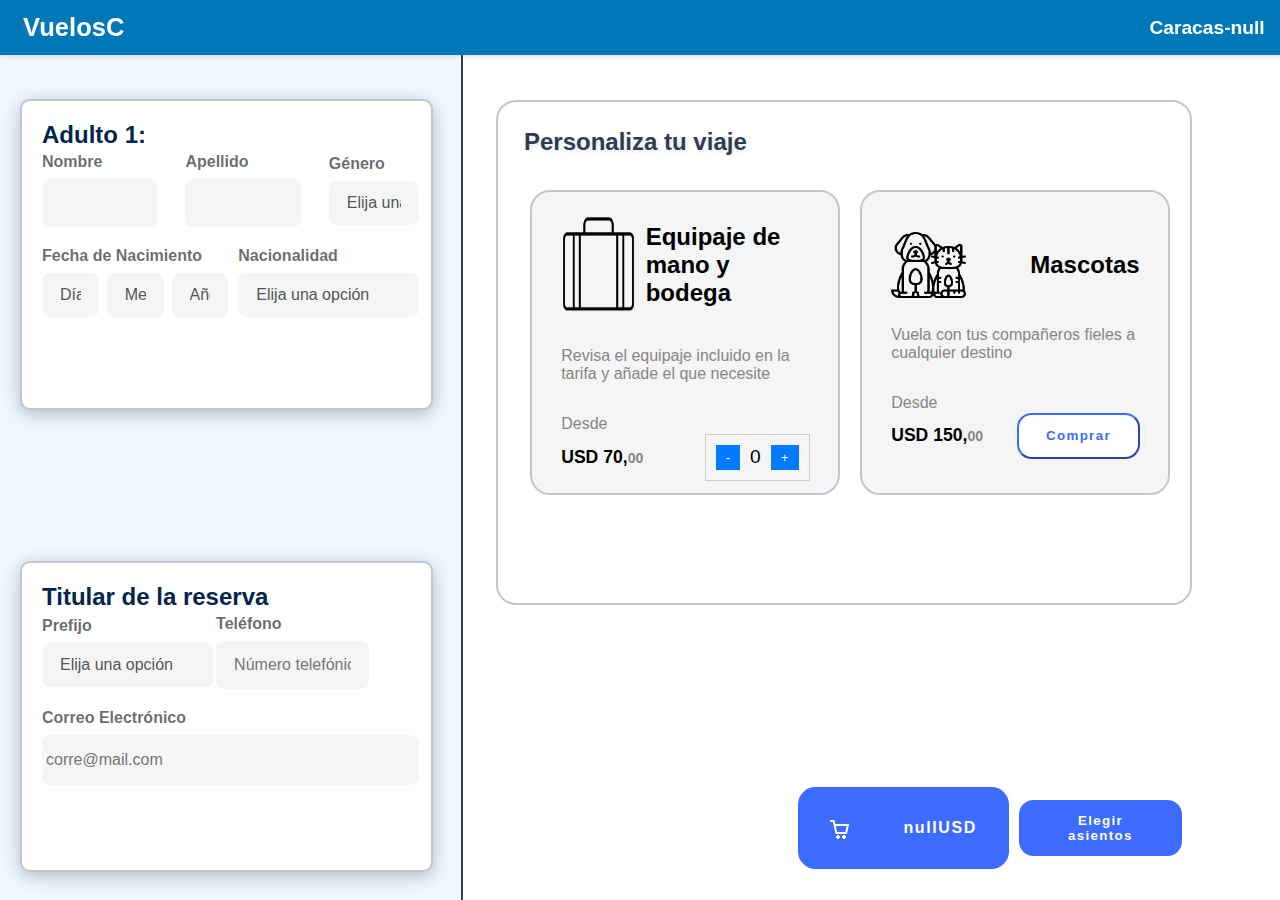
<file: Proyecto Cambiado/VistaMaletas/index.html>
<!DOCTYPE html>
<html lang="es">
<head>
    <meta charset="UTF-8">
    <meta name="viewport" content="width=device-width, initial-scale=1.0">
    <title>Reserva de Vuelos</title>
    <link rel="stylesheet" href="styles.css">
    <link href="https://fonts.googleapis.com/css2?family=Inter:wght@400;700&display=swap" rel="stylesheet">
</head>
<body>
    <header>
        <div class="logo">
            <div class="titulo-header">
                <div class="titulo-icono">
                    <h1>VuelosC</h1>
                    <div class="destino">
                        <p class="text-title" id="destino-ciudad">Caracas-Liverpool</p>
                    </div>
                </div>
            </div>
        </div>
    </header>

    <div class="input-div">
        <div class="datos-div">
            <div class="text-container">
                <span class="texto-persona">Adulto 1:</span>
            </div>

            <div class="titulo-icono">
                <div class="input-group">
                    <label class="label">Nombre</label>
                    <input id="nombre" autocomplete="off" class="input-style" type="text">
                </div>
                <div class="input-group">
                    <label class="label">Apellido</label>
                    <input id="apellido" autocomplete="off" class="input-style" type="text">
                </div>
                
                <div class="input-group">
                    <label class="label">Género</label>
                    <select id="genero" class="input-style-select">
                        <option value="" disabled selected>Elija una opción</option>
                        <option value="masculino">Masculino</option>
                        <option value="femenino">Femenino</option>
                        <option value="otro">Otro</option>
                    </select>
                </div>
            </div>
        
            <div class="titulo-icono">
                <div class="input-group">
                    <label class="label">Fecha de Nacimiento</label>
                    <div class="input-style-group">
                        <select id="diaDropdown" class="input-style-select">
                            <option value="" disabled selected>Día</option>
                            <!-- ... hasta 31 -->
                        </select>
                    
                        <select id="mesDropdown" class="input-style-select">
                            <option value="" disabled selected>Mes</option>
                            <!-- ... hasta diciembre -->
                        </select>
                    
                        <select id="añoDropdown" class="input-style-select">
                            <option value="" disabled selected>Año</option>
                            <!-- ... hasta el año que desees -->
                        </select>
                    </div>
                </div>
        
                <div class="input-group">
                    <label class="label">Nacionalidad</label>
                    <select id="nacionalidad" class="input-style-select">
                        <option value="" disabled selected>Elija una opción</option>
                        <option value="venezuela">Venezuela</option>
                        <option value="colombia">Colombia</option>
                        <option value="estados unidos">Estados Unidos</option>
                    </select>
                </div>
            </div>
        </div>

        <div class="datos-div-titular">
            <div class="text-container">
                <span class="texto-persona">Titular de la reserva</span>
            </div>
            <div class="titulo-icono">
                <div class="input-group">
                    <label class="label">Prefijo</label>
                    <select id="prefijosDropdown" class="input-style-select">
                        <option value="" disabled selected>Elija una opción</option>
                        <!-- Las opciones se añadirán aquí dinámicamente -->
                    </select>
                </div>
    
                <div class="input-group">
                    <label class="label">Teléfono</label>
                    <input placeholder="Número telefónico" maxlength="10" id="telefonoInput" class="input-style" type="text">
                    <div></div>
                </div>
            </div>

            <div class="input-group-email">
                <label class="label">Correo Electrónico</label>
                <input placeholder="corre@mail.com" id="emailInput" class="input-style-email" type="text">
                <div></div>
            </div>
            
        </div>
    </div>

    <div class="equipajes">
        <div class="text-container">
            <span class="pretty-text">Personaliza tu viaje</span>
        </div>
        
        <div class="cards">
            <div class="card">
                <div class="card-details">
                    <div class="titulo-icono">
                        <img src="/VistaMaletas/img/maleta.png" alt="imagen de una maleta" class="img-clase">
                        <p class="text-title">Equipaje de mano y bodega</p>
                    </div>
                </div>
                <div class="descripcion-text">
                    <p class="text-body">Revisa el equipaje incluido en la tarifa y añade el que necesite</p>
                </div>

                <div class="desde-text">
                    <p class="text-body">Desde</p>
                </div>
                <div class="titulo-icono">
                    <p class="precio-titulo">USD 70,<span class="decimales">00</span></p>
                    <div class="contador">
                        <button class="boton menos-button">-</button>
                        <span class="contador-numero" data-tipo="maleta">0</span>
                        <button class="boton mas-button" data-tipo="maleta">+</button>
                    </div>

                </div>
            </div>

            <div class="card">
                <div class="card-details">
                    <div class="titulo-icono">
                        <img src="/VistaMaletas/img/pets.png" alt="imagen de una maleta" class="img-clase">
                        <p class="text-title">Mascotas</p>
                    </div>
                </div>
                <div class="descripcion-text">
                    <p class="text-body">Vuela con tus compañeros fieles a cualquier destino</p>
                </div>

                <div class="desde-text">
                    <p class="text-body">Desde</p>
                </div>
                <div class="titulo-icono">
                    <p class="precio-titulo">USD 150,<span class="decimales">00</span></p>
                    <button class="comprar-button" id="openMascotaButton">Comprar</button>
                </div>
            </div>

        </div>      
    </div>

    <div class="medio-div" id="cardContainer">
        <div id="cardd" class="cardd">
            <div class="card-header">
                <h3>Destino</h3>
                <button id="closeCardButton" class="close-card-btn">&times;</button>
            </div>
            <div class="titulo-icono-pets">
                <div class="card-pets">
                    <img src="/VistaMaletas/img/smallpet.png" alt="imagen de una maleta" class="img-clase">
                    <p class="text-title">Pequeña (<= 8kg)</p>
                    <div class="descripcion-text-mascotas">
                        <p class="text-body">USD 150,<span class="decimales">00</span></p>
                    </div>
                    <div class="contador">
                        <button class="boton menos-button">-</button>
                        <span class="contador-numero" data-tipo="chico">0</span>
                        <button class="boton mas-button" data-tipo="chico">+</button>
                    </div>
                </div>
    
                <div class="card-pets">
                    <img src="/VistaMaletas/img/medianpet.png" alt="imagen de una maleta" class="img-clase">
                    <p class="text-title">Mediana (8-15kg)</p>
                    <div class="descripcion-text-mascotas">
                        <p class="text-body">USD 250,<span class="decimales">00</span></p>
                    </div>
                    <div class="contador">
                        <button class="boton menos-button">-</button>
                        <span class="contador-numero" data-tipo="mediano">0</span>
                        <button class="boton mas-button" data-tipo="mediano">+</button>
                    </div>
                </div>
    
                <div class="card-pets">
                    <img src="/VistaMaletas/img/bigpet.png" alt="imagen de una maleta" class="img-clase">
                    <p class="text-title">Grande (15-30kg)</p>
                    <div class="descripcion-text-mascotas">
                        <p class="text-body">USD 350,<span class="decimales">00</span></p>
                    </div>
                    <div class="contador">
                        <button class="boton menos-button">-</button>
                        <span class="contador-numero" data-tipo="grande">0</span>
                        <button class="boton mas-button" data-tipo="grande">+</button>
                    </div>
                </div>
            </div>
        </div>
    </div>

    

    <div class="button-div">
        <div class="titulo-icono">
            <div class="precio-abajo">
                <div class="titulo-icono">
                    <div class="gg-shopping-cart"></div>
                    <p class="precio-todo" id="precioTODO">500,00USD</p>
                </div>
            </div>
            <button class="asientos-button" id="submitBtn">Elegir asientos</button>
        </div>
    </div>

    <script src="script.js"></script>
</body>
</html>
</file>
<file: asientosPrueba3/styles.css>
/* Estilos generales */
*, *:before, *:after {
    box-sizing: border-box;
}
html {
    font-size: 16px;
    font-family: Arial, Helvetica, sans-serif;
}
body {
    display: flex;
    justify-content: center; /* Centra horizontalmente */
    align-items: flex-start; /* Alinea al inicio verticalmente */
    min-height: 100vh;
    margin: 0;
    background-color: #ffffff;
}
header{
    display: flex;
    justify-content: space-between;
    align-items: center;
    padding: 1.8%;
    background-color: #0077B6; /* Color azul */
    color: #FFFFFF;
    width: 100%;
    height: 1%; /* Altura fija del header */
    box-shadow: 0 2px 4px rgba(0,0,0,0.1);
    position: fixed; /* Fija el header en la parte superior */
    top: 0;
    left: 0;
    z-index: 10;
}
.input-div {
    background-color: #eff7ff;
    width: 32%;
    height: 100%; /* Resta la altura del header */
    position: absolute; /* Posiciona el div justo debajo del header */
    top: 20px; /* Empieza justo debajo del header */
    left: 0;
    display: flex;
    justify-content: center;
    align-items: center;
    padding: 20px;
    border-right: #2c3e50;
    overflow-y: auto; /* Añade desplazamiento si el contenido es demasiado largo */
}
.datos-div{
    width: 80%;
    height: 30%;
    border-radius: 10px;
    background-color: #ffffff;
    position: absolute;
    top: 80px;
    left: 10px;
    border: 2px solid #c3c6ce;
    transition: 0.5s ease-out;
    overflow: visible;
    margin: 10px;
    display: flex;
    justify-content: flex-start; /* Alinea elementos al inicio del eje principal */
    align-items: flex-start; /* Alinea elementos al inicio del eje transversal */
    box-shadow: 0 4px 18px 0 rgba(0, 0, 0, 0.25);
    flex-direction: column;
    padding: 20px; /* Añade un padding para que el texto no esté pegado a los bordes */
}
.datos-div-Asientos{
    width: 80%;
    height: 30%;
    border-radius: 10px;
    background-color: #ffffff;
    position: absolute;
    top: 400px;
    left: 10px;
    border: 2px solid #c3c6ce;
    transition: 0.5s ease-out;
    overflow: visible;
    margin: 10px;
    display: flex;
    justify-content: flex-start; /* Alinea elementos al inicio del eje principal */
    align-items: flex-start; /* Alinea elementos al inicio del eje transversal */
    box-shadow: 0 4px 18px 0 rgba(0, 0, 0, 0.25);
    flex-direction: column;
    padding: 20px; /* Añade un padding para que el texto no esté pegado a los bordes */
}
.text-container {
    text-align: left;
    width: 100%; /* Asegura que el contenedor de texto ocupe el 100% del ancho disponible */
    padding-bottom: 15px;
}
.texto-persona{
    color: #04254d;
    font-size: 1.5em;
    font-family: 'Franklin Gothic Medium', 'Arial Narrow', Arial, sans-serif;
    font-weight: bold;
}
.titulo-icono {
    display: flex; /* Utiliza flexbox para alinear los elementos en fila */
    align-items: center; /* Alinea verticalmente el texto e imagen en el centro */
    gap: 10px; /* Añade espacio entre la imagen y el texto */
    width: 100%; /* Ajusta el ancho del contenedor */
    justify-content: space-between; /* Alinea los elementos al principio de la fila */
}
.input-style:hover, .input-style:focus, .input-group:hover .input-style {
    outline: none;
    border-color: #05060f;
    border-color: #007bff;
}

.input-group:hover, .input-style:focus {
    color: #05060fc2;
    border-color: #007bff;
}
.input-group {
    margin-bottom: 20px;
}
.input-style {
    width: 60%;
    height: 44px;
    background-color: #05060f0a;
    border-radius: .5rem;
    padding: 0 1rem;
    border: 2px solid transparent;
    font-size: 1rem;
    transition: border-color .3s cubic-bezier(.25,.01,.25,1) 0s, color .3s cubic-bezier(.25,.01,.25,1) 0s,background .2s cubic-bezier(.25,.01,.25,1) 0s;
}
.input-style:hover, .input-style:focus, .input-group:hover .input-style {
    outline: none;
    border-color: #05060f;
    border-color: #007bff;
}

.input-group:hover, .input-style:focus {
    color: #05060fc2;
    border-color: #007bff;
}

.input-style-select{
    width: 100%;
    height: 44px;
    background-color: #05060f0a;
    border-radius: .5rem;
    padding: 0 1rem;
    border: 2px solid transparent;
    font-size: 1rem;
    transition: border-color .3s cubic-bezier(.25,.01,.25,1) 0s, color .3s cubic-bezier(.25,.01,.25,1) 0s,background .2s cubic-bezier(.25,.01,.25,1) 0s;
}
.input-style-group {
    display: flex;
    gap: 0.5rem; /* Espacio entre los dropdowns */
    align-items: center;
}

.input-style-select {
    width: calc(100% + 0.5em); /* Ajusta el ancho para que se vean uniformes */
    height: 44px;
    background-color: #05060f0a;
    border-radius: .5rem;
    padding: 0 1rem;
    border: 2px solid transparent;
    font-size: 1rem;
    transition: border-color .3s cubic-bezier(.25, .01, .25, 1) 0s, color .3s cubic-bezier(.25, .01, .25, 1) 0s, background .2s cubic-bezier(.25, .01, .25, 1) 0s;
    color: #555;
    appearance: none; /* Oculta la flecha por defecto en algunos navegadores */
    background-size: 0.65em auto;
}

.input-style-select select{
    width: 5px;
}

.input-style-select:hover,
.input-style-select:focus {
    outline: none;
    border-color: #007bff;
    box-shadow: 0 0 0 0.2rem rgba(0, 123, 255, 0.25);
}

/* Estilo para hacer que los dropdowns tengan un scroll cuando hay muchas opciones */
.input-style-select option {
    max-height: 200px;
    overflow-y: auto;
}
.label {
    display: block;
    margin-bottom: .3rem;
    font-size: .9rem;
    font-weight: bold;
    color: #05060f99;
    transition: color .3s cubic-bezier(.25,.01,.25,1) 0s;
}

.logo{
    margin: 0;
    font-size: 0.8em;
    width: 97%;
}
.confirmar-asientoBTN{
    position: relative;
    top: 30%;
    left: 25%;
    --accent: rgb(61,106,255);
    font-weight: bold;
    letter-spacing: 0.1em;
    border: none;
    border-radius: 1.1em;
    background-color: rgb(61,106,255);
    cursor: pointer;
    color: white;
    padding: 1em 2em;
    transition: box-shadow ease-in-out 0.3s, background-color ease-in-out 0.1s,
    letter-spacing ease-in-out 0.1s, transform ease-in-out 0.1s;
}
.confirmar-asientoBTN:hover{
    box-shadow: var(--accent) 0px 0px 30px 5px;
    background-color: rgb(255, 255, 255);
    color: rgb(61,106,255);
    transform: scale(0.95);
    border: rgb(61,106,255);
    border-color: rgb(61,106,255);
}
.confirmar-asientoBTN:active{
    box-shadow: var(--accent) 0px 0px 30px 5px;
    background-color: rgb(255, 255, 255);
    transform: scale(0.95);
    border: rgb(61, 106, 255);
    border-color: rgb(61,106,255);
}
.plane {
    margin: 20px auto;
    max-width: 400px;
    padding: 15px;
}
.cockpit {
    height: 250px; 
    position: relative;
    overflow: hidden;
    text-align: center;
    border-bottom: 5px solid #d8d8d8;
}
.cockpit:before {
    content: "";
    display: block;
    position: absolute;
    top: 0;
    left: 0;
    height: 500px;
    width: 100%;
    border-radius: 50%;
    border-right: 5px solid #d8d8d8;
    border-left: 5px solid #d8d8d8;
}
.exit {
    position: relative;
    height: 50px;
}
.exit:before, .exit:after {
    content: "EXIT";
    font-size: 14px;
    line-height: 18px;
    padding: 0px 2px;
    font-family: "Arial Narrow", Arial, sans-serif;
    display: block;
    position: absolute;
    background: green;
    color: white;
    top: 50%;
    transform: translate(0, -50%);
}
.exit:before {
    left: 0;
}
.exit:after {
    right: 0;
}
.imgbanho {
    width: 70px; /* Ancho deseado en píxeles */
    height: auto; /* Ajustar altura automáticamente */
    overflow: hidden; /* Ocultar cualquier parte de la imagen fuera del contenedor */
    top: 50%;
    height: 40px
}
.imgbanho img {
    transform: translateY(50%); /* Desplazar la imagen hacia arriba un 50% de su altura */
}
.fuselage {
    border-right: 5px solid #d8d8d8;
    border-left: 5px solid #d8d8d8;
}
ol {
    list-style: none;
    padding: 0;
    margin: 0;
}
.row {
    display: flex;
    flex-direction: row;
}
.seats-group {
    display: flex;
    flex-direction: row;
    width: 100%;
}
.aisle {
    width: 30px; /* Ajusta el ancho del pasillo entre los grupos */
}
.aisle2{
    width: 5px;
}
.seats {
    display: flex;
    flex-direction: row;
    flex-wrap: nowrap;
}
.seat {
    display: flex;
    flex: 0 0 15%; /* Ajusta este valor si es necesario */
    padding: 5px;
    position: relative;  
}
.seat input[type=checkbox] {
    position: absolute;
    opacity: 0;
}
.seat input[type=checkbox]:checked + label {
    background: #004d98;      
    animation-name: rubberBand;
    animation-duration: 300ms;
    animation-fill-mode: both;
}
.seat input[type=checkbox]:disabled + label {
    background: #ff0000;
    text-indent: -9999px;
    overflow: hidden;
    width: 100%;  /* Asegúrate de que ocupe todo el ancho */
    height: 100%;  /* Asegúrate de que ocupe toda la altura */
    padding: 4px 12px;
    border-radius: 5px;
}
.seat input[type=checkbox]:disabled + label:after {
    content: "X";
    text-indent: 0;
    position: absolute;
    top: 50%;
    left: 50%;
    transform: translate(-50%, -50%);
}
.seat input[type=checkbox]:disabled + label:hover {
    box-shadow: none;
    cursor: not-allowed;
}
.seat label {    
    display: block;
    position: relative;    
    width: 100%;    
    text-align: center;
    font-size: 14px;
    font-weight: bold;
    line-height: 1.5rem;
    padding: 4px 0;
    background: #4d9800;
    border-radius: 5px;
    animation-duration: 300ms;
    animation-fill-mode: both;
}
.seat label:before {
    content: "";
    position: absolute;
    width: 75%;
    height: 75%;
    top: 1px;
    left: 50%;
    transform: translate(-50%, 0%);
    border-radius: 3px;
}
.seat label:hover {
    cursor: pointer;
    box-shadow: 0 0 0px 2px #00010a;
}

@keyframes rubberBand {
    0% {
        transform: scale3d(1, 1, 1);
    }
    30% {
        transform: scale3d(1.25, 0.75, 1);
    }
    40% {
        transform: scale3d(0.75, 1.25, 1);
    }
    50% {
        transform: scale3d(1.15, 0.85, 1);
    }
    65% {
        transform: scale3d(0.95, 1.05, 1);
    }
    75% {
        transform: scale3d(1.05, 0.95, 1);
    }
    100% {
        transform: scale3d(1, 1, 1);
    }
}

/*Info derecha*/

.seat-selection-title {
    flex-grow: 1;
    flex-basis: auto;
}
.seat-map-container {
    position: absolute;
    border-radius: 16px;
    left: 70%;
    background-color: #eff7ff;
    border: 2px solid #c3c6ce;
    box-shadow: 0 0 14px rgba(0, 0, 0, 0.07);
    display: flex;
    margin-top: 400px;
    width: 27%;
    flex-direction: column;
    white-space: nowrap;
    padding: 20px 30px 20px 15px;
}
.seat-map {
    display: flex;
    gap: 6px;
    color: #04254d;
}

.seat-legend {
    align-self: start;
    display: flex;
    gap: 20px;
    font: 400 13px Poppins, sans-serif;
    font-weight: bold;
    text-align: center;
    margin: 19px 0 0 12px;
}

.legend-item {
    display: flex;
    gap: 7px;
    flex: 1;
    
}

.legend-color {
    border-radius: 50%;
    width: 10px;
    height: 10px;
}

.available-color {
    background-color: #4d9800;
}

.reserved-color {
    background-color: #ff0000;
}

.selected-color {
    background-color: #004d98;
}

.available-text {
    color: #4d9800;
}

.reserved-text {
    color: #ff0000;
}

.selected-text {
    color: #004d98;
}

.gg-shopping-cart {
    display: block;
    box-sizing: border-box;
    position: relative;
    transform: scale(var(--ggs,1));
    width: 20px;
    height: 21px;
    background:
    linear-gradient(
    to left,currentColor 12px,
    transparent 0)
    no-repeat -1px 6px/18px 2px,
    linear-gradient(
    to left,currentColor 12px,
    transparent 0)
    no-repeat 6px 14px/11px 2px,
    linear-gradient(
    to left,currentColor 12px,
    transparent 0)
    no-repeat 0 2px/4px 2px,
    radial-gradient(
    circle,currentColor 60%,
    transparent 40%)
    no-repeat 12px 17px/4px 4px,
    radial-gradient(
    circle,currentColor 60%,
    transparent 40%)
    no-repeat 6px 17px/4px 4px
   }
   
   .gg-shopping-cart::after,
   .gg-shopping-cart::before {
    content: "";
    display: block;
    position: absolute;
    box-sizing: border-box;
    width: 2px;
    height: 14px;
    background: currentColor;
    top: 2px;
    left: 4px;
    transform: skew(12deg)
   }
   
   .gg-shopping-cart::after {
    height: 10px;
    top: 6px;
    left: 16px;
    transform: skew(-12deg)
   }

.titulo-icono-confirmar{
    display: flex; /* Utiliza flexbox para alinear los elementos en fila */
    align-items: center; /* Alinea verticalmente el texto e imagen en el centro */
    gap: 10px; /* Añade espacio entre la imagen y el texto */
    width: 80%; /* Ajusta el ancho del contenedor */
    justify-content: space-between; /* Alinea los elementos al principio de la fila */
}

.titulo-header{
    display: flex;
    align-items: center;
    gap: 10px;
    width: 100%;
    justify-content: space-between; /* Alinea los elementos al principio y al final de la fila */
}

.text-title {
    font-family: 'Franklin Gothic Medium', 'Arial Narrow', Arial, sans-serif;
    font-size: 1.5em;
    font-weight: bold;
}
</file>
<file: VistaFinal/styles.css>
* {
    padding: 0;
    margin: 0;
    box-sizing: border-box;
}

body {
    height: 100vh;
    background: #eaeaea;
    display: flex;
    flex-direction: column;
    align-items: center;
    justify-content: center;
}

header {
    display: flex;
    justify-content: space-between;
    align-items: center;
    padding: 20px;
    background-color: #004d98;
    width: 100%;
    box-shadow: 0 2px 4px rgba(0, 0, 0, 1);
    position: fixed;
    top: 0;
    left: 0;
    z-index: 10;
}

.fuente2 {
    color: white;
    font-family: Arial, Helvetica, sans-serif;
    font-size: 1.5em;
    font-weight: 500;
}

.paseAbordo-container {
    display: flex;
    gap: 20px;
    padding: 20px;
    margin-top: 80px; /* Para dejar espacio para el header */
}

.paseAbordo {
    position: relative;
    width: 320px;
    filter: drop-shadow(0 0 4px rgba(0, 0, 0, 0.08));
}

.paseAbordo .factura {
    display: flex;
    background-color: #ffffff;
    padding: 24px;
    border-radius: 16px;
}

.paseAbordo .factura.factura2 {
    text-align: center;
    justify-content: space-between;
    border-radius: 16px 16px 0 0;
}

.paseAbordo .factura.factura2 .codigo {
    font-size: 32px;
    font-weight: 900;
}

.paseAbordo .factura.factura2 .ciudad {
    font-size: 10px;
    color: #004d98;
}

.avion {
    height: 70%;
    width: 40%;
}

.vueloM {
    position: relative;
    height: 50px;
    width: 100px;
    top: 12px;
    background-color: #004c9800;
    border-radius: 100% 100% 0 0 / 100% 100% 0 0;
    border: 2px dashed transparent;
    border-top-color: #c7ecee;
}

.vueloM::before {
    content: "";
    position: absolute;
    height: 6px;
    width: 6px;
    top: 14px;
    left: 5px;
    background-color: #004d98;
    border-radius: 50%;
    box-shadow: 80px 0 0 #004d98;
}

.vueloM i {
    position: relative;
    top: -11px;
    color: #004d98;
}

.paseAbordo .factura.facturaAbajo {
    flex-direction: column;
    border-radius: 0 0 16px 16px;
}

.paseAbordo .factura.facturaAbajo .facturaFila {
    display: flex;
    justify-content: space-between;
}

.paseAbordo .factura.facturaAbajo .facturaFila:not(:last-child) {
    margin-bottom: 32px;
}

.paseAbordo .factura.facturaAbajo .label {
    font-size: 10px;
    color: #004d98;
    font-weight: 500;
}

.paseAbordo .factura.facturaAbajo .contenido {
    font-size: 14px;
    font-weight: 900;
}

.medio {
    height: 24px;
    margin: 0 auto;
    background-image: radial-gradient(circle, transparent 72%, #ffffff 72%), repeating-linear-gradient(90deg, #ffffff 0, #ffffff 2%, #c7ecee 2%, #c7ecee 4%), linear-gradient(#ffffff, #ffffff), radial-gradient(circle, transparent 72%, #ffffff 72%);
    background-size: 24px 24px, calc(100% - 24px) 1px, calc(100% - 24px) 100%, 24px 24px;
    background-position: -12px 0, 12px 50%, 12px 0, calc(100% + 12px) 0;
    background-repeat: no-repeat;
}


.pagarBtn {
    --accent: rgb(61, 106, 255);
    font-weight: bold;
    letter-spacing: 0.1em;
    border: none;
    border-radius: 1.1em;
    background-color: rgb(61, 106, 255);
    cursor: pointer;
    color: white;
    padding: 1em 2em;
    transition: box-shadow ease-in-out 0.3s, background-color ease-in-out 0.1s,
    letter-spacing ease-in-out 0.1s, transform ease-in-out 0.1s;
}
.pagarBtn:hover {
    box-shadow: var(--accent) 0px 0px 30px 5px;
    background-color: rgb(255, 255, 255);
    color: rgb(61, 106, 255);
    transform: scale(0.95);
    border: rgb(61, 106, 255);
    border-color: rgb (61, 106, 255);
}

.pagarBtn:active {
    box-shadow: var(--accent) 0px 0px 30px 5px;
    background-color: rgb(255, 255, 255);
    color: rgb(61, 106, 255);
    transform: scale(0.95);
    border: rgb(61, 106, 255);
    border-color: rgb (61, 106, 255);
}

.gg-shopping-cart {
    display: block;
    box-sizing: border-box;
    position: relative;
    transform: scale(var(--ggs,1));
    width: 20px;
    height: 21px;
    background:
    linear-gradient(
    to left,currentColor 12px,
    transparent 0)
    no-repeat -1px 6px/18px 2px,
    linear-gradient(
    to left,currentColor 12px,
    transparent 0)
    no-repeat 6px 14px/11px 2px,
    linear-gradient(
    to left,currentColor 12px,
    transparent 0)
    no-repeat 0 2px/4px 2px,
    radial-gradient(
    circle,currentColor 60%,
    transparent 40%)
    no-repeat 12px 17px/4px 4px,
    radial-gradient(
    circle,currentColor 60%,
    transparent 40%)
    no-repeat 6px 17px/4px 4px
   }
   
   .gg-shopping-cart::after,
   .gg-shopping-cart::before {
    content: "";
    display: block;
    position: absolute;
    box-sizing: border-box;
    width: 2px;
    height: 14px;
    background: currentColor;
    top: 2px;
    left: 4px;
    transform: skew(12deg)
   }
   
   .gg-shopping-cart::after {
    height: 10px;
    top: 6px;
    left: 16px;
    transform: skew(-12deg)
   }
</file>
<file: VistaInicial/styles.css>
body {
    margin: 0;
    padding: 0;
    overflow-x: hidden;
    background-color: #f5f5f5;
}
header{
    display: flex;
    justify-content: space-between;
    align-items: center;
    padding: 20px;
    background-color: #004d98;
    width: 100%;
    height: 20px;
    box-shadow: 0 2px 4px rgba(0, 0, 0, 1);
    position: fixed;
    top: 0;
    left: 0;
    z-index: 10;
}

.logo h1{
    margin: 0;
    font-size: 1.5em;
}
.destinofinal {
    display: flex; 
    flex-direction: column; 
    align-items: center;
    justify-content: space-between;
    height: 100vh;
    overflow: hidden;
    position: relative;
    width: 100%;
    max-width: 100vw;
}
.destinofinal .AvionBanner {
    filter: brightness(0.5);
    background-color: transparent;
    height: 50.44%;
    object-fit: cover;
    position: absolute;
    top: 6%;
    width: 100%;
    max-width: 100%;
    display: block;
}
.destinofinal .TextoArriba {
    background-color: transparent;
    color: #ffffff;
    font-family:'Franklin Gothic Medium', 'Arial Narrow', Arial, sans-serif;
    font-size: 50px;
    font-style: normal;
    font-weight: 800;
    height: auto;
    left: 37%;
    letter-spacing: 0.00px;
    line-height: normal;
    position: absolute;
    text-align: left;
    top: 40.67%;
    white-space: nowrap;
    width: auto;
    max-width: 100%;
    display: block;
}
.destinofinal .TextoDestino{
    background-color: transparent;
    color: #004d98;
    font-family:'Franklin Gothic Medium', 'Arial Narrow', Arial, sans-serif;
    font-size: 30px;
    font-style: normal;
    font-weight: 800;
    height: auto;
    left: 2%;
    letter-spacing: 0.00px;
    line-height: normal;
    position: absolute;
    text-align: left;
    top: 58.67%;
    white-space: nowrap;
    width: 100%;
    max-width: 100%;
    display: block;
}

.destinofinal .avionArriba {
    background-color: transparent;
    height: 33.44%;
    top: 5%;
    left: 50%;
    position: absolute;
    width: 42.1%;
    max-width: 100%;
    display: block;
}
.destinofinal .avionAbajo{
    background-color: transparent;
    height: 42.56%;
    left: -14.2%;
    position: absolute;
    top: 49.89%;
    width: 64%;
    max-width: 100%;
    display: block;
}
/*Barcelona*/
/*.destinofinal .cuadroBarcelona {
    background-color: transparent;
    height: 28%;
    left: 1%;
    position: absolute;
    top: 49.78%;
    width: 34.2%;
    max-width: 100%;
    display: block;
}*/
.destinofinal .SpainBarcelona {
    background-color: transparent;
    height: auto;
    left: 2.6%;
    letter-spacing: 0.00px;
    line-height: normal;
    position: absolute;
    text-align: left;
    top: 95.44%;
    white-space: nowrap;
    width: auto;
    max-width: 100%;
    display: block;
}
.fuente{
    color: black;
    font-family:Arial, Helvetica, sans-serif;
    font-size: 20px;
    font-style: normal;
    font-weight: 600;
}
.destinofinal .imagenBarcelona {
    background-color: transparent;
    border-radius: 2%;
    border: 2px solid #c3c6ce;
    height: 35.33%;
    left: 2%;
    object-fit: cover;
    position: absolute;
    top: 62.67%;
    width: 23.5%;
    transition: 0.3s ease-in-out;
}
.imagenBarcelona:hover{
    filter: brightness(0.5);
}
.comprarBoton {
    align-items: center;
    background-color: #004d98;
    padding: 0.5% 0.8%;
    border-radius: 10px;
    position: absolute;
    justify-content: center;
    gap: 1%;
    display: inline-flex;
    color: white;
    cursor: pointer;
    transition: background-color 0.3s ease;
}
.comprarBoton:active {
    background-color: #DEEDFF;
}
.comprarBarcelonabtn {
    top: 92.5%;
    left: 20.5%;
}
.destinofinal .comprar {
    padding:  0.28% 0.56%;
    border: unset;
    border-radius: 3.33%;
    color: #ffffff;
    cursor: inherit;
    margin-top: -0.11%;
    z-index: 1;
    background: #004d98;
    position: relative;
    text-align: left;
    font-weight: 1000;
    font-size: 17px;
    white-space: nowrap;
    width: fit-content;
    transition: all 250ms;
    overflow: hidden;
}
.comprar::before {
    content: "";
    position: absolute;
    top: 0;
    left: 0;
    height: 100%;
    width: 0;
    border-radius: 3.33%;
    background-color: #DEEDFF;
    z-index: -1;
    transition: all 250ms
}
.comprar:hover {
    color: #004d98;
}
.comprar:hover::before {
    width: 100%;
}
/*Fin pruebas*/
.fuente2 {
    color: white;
    font-family:Arial, Helvetica, sans-serif;
    font-size: 15;
    font-style: normal;
    font-weight: 500;
}
.destinofinal .precioCuadradoBarcelona{
    align-items: center;
    background-color: #004d98;
    display: flex;
    flex-direction: column;
    gap: 1.11%;
    height: 6.5%;
    justify-content: center;
    left: 22.2%;
    padding:  0.83% 0.83%;
    position: absolute;
    top: 44.67%;
    width: 4%;
    opacity: 0;
    transition: 0.3s ease-in-out;
}

.precioCuadradoBarcelona:hover{
    opacity: 1;
}

/*Milan*/
/*.destinofinal .cuadroMilan{
    background-color: transparent;
    height: 26.89%;
    left: 32%;
    position: absolute;
    top: 50.9%;
    width: 34.2%;
    max-width: 100%;
    display: block;
}*/
.destinofinal .imagenMilan{
    background-color: transparent;
    border-radius: 2%;
    border: 2px solid #c3c6ce;
    height: 35.33%;
    left: 37.78%;
    object-fit: cover;
    position: absolute;
    top:62.67%;
    width: 23.5%;
    max-width: 100%;
    display: block;
    transition: 0.3s ease-in-out;
}
.imagenMilan:hover{
    filter: brightness(0.5);
}
.destinofinal .ItaliaMilan {
    background-color: transparent;
    height: auto;
    left: 38.5%;
    letter-spacing: 0.00px;
    line-height: normal;
    position: absolute;
    text-align: left;
    top: 95.44%; 
    white-space: nowrap;
    width: auto;
    max-width: 100%;
    display: block;
}
.comprarMilanbtn {
    left: 56.5%;
    top: 92.5%;
}
/*.destinofinal .precioCuadradoMilan{
    align-items: center;
    background-color: #004d98;
    display: flex;
    flex-direction: column;
    gap: 1.11%;
    height: 6.5%;
    justify-content: center;
    left: 52.8%;
    padding: 0.83% 0.83%;
    position: absolute;
    top: 44.67%;
    width: 4%;
}*/
/*Liverpool*/
/*.destinofinal .cuadroLiverpool {
    background-color: transparent;
    height: 26.89%;
    left: 62%;
    position: absolute;
    top: 50.9%;
    width: 34.2%;
    max-width: 100%;
    display: block;
}*/

.destinofinal .imagenLiverpool {
    background-color: transparent;
    border-radius: 2%;
    border: 2px solid #c3c6ce;
    height: 35.33%;
    left: 73.8%;
    object-fit: cover;
    position: absolute;
    top: 62.67%;
    width: 23.5%;
    max-width: 100%;
    display: block;
    transition: 0.3s ease-in-out;
}
.imagenLiverpool:hover{
    filter: brightness(0.5);
}

.destinofinal .InglaterraLiverpool {
    background-color: transparent;
    height: auto;
    left: 74.5%;
    letter-spacing: 0.00px;
    line-height: normal;
    position: absolute;
    text-align: left;
    top: 95.44%;
    white-space: nowrap;
    width: auto;
    max-width: 100%;
    display: block;
}
.comprarLiverpoolbtn {
    top: 92.5%;
    left: 92.5%;
}
/*.destinofinal .precioCuadradoLiverpool {
    align-items: center;
    background-color: #004d98;
    display: flex;
    flex-direction: column;
    gap: 1.11%;
    height: 6.5%; 
    justify-content: center;
    left: 82.9%; 
    padding:  0.83% 0.83%;
    position: absolute;
    top: 44.67%;
    width: 4%;
}
*/
</file>
<file: VistaMaletas/styles.css>
body, html {
    margin: 0;
    padding: 0;
    height: 100%;
    font-family: Arial, sans-serif;
    box-sizing: border-box;
}

.logo {
    margin: 0;
    font-size: 0.8em;
    width: 97%;
}

body, html {
    margin: 0;
    padding: 0;
    height: 100%;
    font-family: Arial, sans-serif;
    box-sizing: border-box;
}

header {
    display: flex;
    justify-content: space-between;
    align-items: center;
    padding: 1.8%;
    background-color: #0077B6; /* Color azul */
    color: #FFFFFF;
    width: 100%;
    height: 1%; /* Altura fija del header */
    box-shadow: 0 2px 4px rgba(0,0,0,0.1);
    position: fixed; /* Fija el header en la parte superior */
    top: 0;
    left: 0;
    z-index: 10;
}

.input-div {
    background-color: #eff7ff;
    width: 32%;
    height: calc(100vh - 60px); /* Resta la altura del header */
    position: relative; /* Cambia a relativo para que los hijos se posicionen respecto a este contenedor */
    top: 1%; /* Empieza justo debajo del header */
    left: 0;
    display: flex;
    flex-direction: column; /* Apila los elementos en columna */
    justify-content: flex-start; /* Alinea los elementos hacia el inicio (arriba) */
    align-items: center; /* Centra los elementos horizontalmente */
    padding: 2%;
    border-right: 2px solid #2c3e50; /* Añade un borde para separar el div */
    overflow-y: auto; /* Añade desplazamiento vertical si el contenido es demasiado largo */
    overflow-x: hidden; /* Oculta el desplazamiento horizontal */
    gap: 1rem; /* Añade espacio entre los elementos */
}

/* Asegura que los elementos dentro del div ocupen todo el ancho disponible */
.input-div > * {
    width: 100%;
    max-width: 90%; /* Máximo ancho del 90% para que no toquen los bordes */
}

.equipajes {
    padding-left: 70%;
    height: 50%;
    border-radius: 20px;
    position: absolute;
    top: 10%;
    width: 50%;
    left: 38%;
    border: 2px solid #c3c6ce;
    transition: 0.5s ease-out;
    overflow: visible;
    margin: 10px;
    display: flex;
    justify-content: flex-start; /* Alinea elementos al inicio del eje principal */
    align-items: flex-start; /* Alinea elementos al inicio del eje transversal */
    flex-direction: column;
    padding: 2%; /* Añade un padding para que el texto no esté pegado a los bordes */
}

.text-container {
    text-align: left;
    width: 100%; /* Asegura que el contenedor de texto ocupe el 100% del ancho disponible */
    padding-bottom: 1%;
}


/* Estilos específicos para el texto bonito */
.pretty-text {
    font-family: 'Franklin Gothic Medium', 'Arial Narrow', Arial, sans-serif;
    font-weight: 700; /* Aplicar negrita */
    font-size: 1.5em;
    color: #2c3e50; /* Color oscuro para buen contraste */
    text-shadow: 2px 2px 5px rgba(0, 0, 0, 0.1); /* Sombra suave para profundidad */
    margin: 10px 0; /* Espaciado alrededor del texto */
    transition: color 0.3s ease-in-out, text-shadow 0.3s ease-in-out; /* Transiciones suaves */
}


/* Efecto hover para interactividad */
.pretty-text:hover {
    color: #00796b; /* Cambio de color al pasar el ratón */
    text-shadow: 3px 3px 10px rgba(0, 0, 0, 0.2); /* Sombra más prominente */
}

.titulo-icono {
    display: flex; /* Utiliza flexbox para alinear los elementos en fila */
    align-items: center; /* Alinea verticalmente el texto e imagen en el centro */
    gap: 10px; /* Añade espacio entre la imagen y el texto */
    width: 100%; /* Ajusta el ancho del contenedor */
    justify-content: space-between; /* Alinea los elementos al principio de la fila */
}


.card {
    width: 80%;
    height: 70%;
    border-radius: 20px;
    background: #f5f5f5;
    position: relative;
    padding: 1.8rem;
    border: 2px solid #c3c6ce;
    transition: 0.5s ease-out;
    overflow: visible;
    display: flex;
    flex-direction: column;
    align-items: center;
    justify-content: center;
}

.card-details {
    color: black;
    height: 100%;
    gap: .5em;
    display: flex;
    flex-direction: column;
    align-items: center;
    justify-content: center;
}

.card-button {
    position: relative;
    padding: 10px 20px;
    border-radius: 7px;
    border: 1px solid rgb(61, 106, 255);
    font-size: 14px;
    text-transform: uppercase;
    font-weight: 600;
    letter-spacing: 2px;
    background: transparent;
    color: #5f61cf;
    overflow: hidden;
    box-shadow: 0 0 0 0 transparent;
    -webkit-transition: all 0.2s ease-in;
    -moz-transition: all 0.2s ease-in;
    transition: all 0.2s ease-in;
    cursor: pointer;
  }
  
  .card-button:hover {
    background: rgb(61, 106, 255);
    color: rgb(255, 255, 255);
    box-shadow: 0 0 30px 5px rgba(0, 142, 236, 0.815);
    -webkit-transition: all 0.2s ease-out;
    -moz-transition: all 0.2s ease-out;
    transition: all 0.2s ease-out;
  }
  
  .card-button:hover::before {
    -webkit-animation: sh02 0.5s 0s linear;
    -moz-animation: sh02 0.5s 0s linear;
    animation: sh02 0.5s 0s linear;
  }
  
  .card-button::before {
    content: '';
    display: block;
    width: 0px;
    height: 86%;
    position: absolute;
    top: 7%;
    left: 0%;
    opacity: 0;
    background: #fff;
    box-shadow: 0 0 50px 30px #fff;
    -webkit-transform: skewX(-20deg);
    -moz-transform: skewX(-20deg);
    -ms-transform: skewX(-20deg);
    -o-transform: skewX(-20deg);
    transform: skewX(-20deg);
  }
  
  @keyframes sh02 {
    from {
      opacity: 0;
      left: 0%;
    }
  
    50% {
      opacity: 1;
    }
  
    to {
      opacity: 0;
      left: 100%;
    }
  }
  
  .card-button:active {
    box-shadow: 0 0 0 0 transparent;
    -webkit-transition: box-shadow 0.2s ease-in;
    -moz-transition: box-shadow 0.2s ease-in;
    transition: box-shadow 0.2s ease-in;
  }

/* Hover */
.card:hover {
    border-color: #008bf8;
    box-shadow: 0 4px 18px 0 rgba(0, 0, 0, 0.25);
}

.card:hover .card-button {
    opacity: 1;
}

.img-clase {
    width: 30%; /* Ajusta el ancho */
    height: 90%; /* Mantiene la proporción */
}


.text-body {
    color: rgb(134, 134, 134);
}

.text-title {
    font-family: 'Franklin Gothic Medium', 'Arial Narrow', Arial, sans-serif;
    font-size: 1.5em;
    font-weight: bold;
}

.desde-text {
    display: flex; /* Utiliza flexbox para manejar la alineación */
    justify-content: flex-start; /* Alinea el contenido a la izquierda */
    width: 100%; /* Asegúrate de que el contenedor tenga un ancho completo */
    margin: 0; /* Elimina cualquier margen que pueda afectar la posición */
    padding: 0; /* Elimina cualquier padding interno */
    height: 30px;
}

.descripcion-text{
    display: flex; /* Utiliza flexbox para manejar la alineación */
    justify-content: flex-start; /* Alinea el contenido a la izquierda */
    width: 100%; /* Asegúrate de que el contenedor tenga un ancho completo */
    margin: 0; /* Elimina cualquier margen que pueda afectar la posición */
    padding: 0; /* Elimina cualquier padding interno */
    height: 30%;
}

.precio-titulo{
    font-size: 1.1em;
    font-weight: bold;
}

.decimales{
    color: rgb(134, 134, 134);
    font-size: 0.8em;
}

.cards{
    width: 100%;
    height: auto;
    padding: 1%;
    border-radius: 20px;
    transition: 0.5s ease-out;
    overflow: visible;
    display: flex;
    justify-content: flex-start; /* Cambiar a flex-start para alinear los elementos al inicio */
    align-items: center;
    gap: 20px;
}

.button-div{
    width: 30%;

    position: absolute;
    bottom: 0.1%;
    left: 60%;
    transition: 0.5s ease-out;
    overflow: visible;
    margin: 10px;
    display: flex;
    justify-content: flex-start; /* Alinea elementos al inicio del eje principal */
    align-items: flex-start; /* Alinea elementos al inicio del eje transversal */
    flex-direction: column;
    padding: 20px; /* Añade un padding para que el texto no esté pegado a los bordes */
}

.asientos-button {
    --accent: rgb(61, 106, 255);
    font-weight: bold;
    letter-spacing: 0.1em;
    border: none;
    border-radius: 1.1em;
    background-color: rgb(61, 106, 255);
    cursor: pointer;
    color: white;
    padding: 1em 2em;
    transition: box-shadow ease-in-out 0.3s, background-color ease-in-out 0.1s,
      letter-spacing ease-in-out 0.1s, transform ease-in-out 0.1s;
  }
  
  .asientos-button:hover {
    box-shadow: var(--accent) 0px 0px 30px 5px;
    background-color: rgb(255, 255, 255);
    color: rgb(61, 106, 255);
    transform: scale(0.95);
    border: rgb(61, 106, 255);
    border-color: rgb (61, 106, 255);
  }
  
  .asientos-button:active {
    box-shadow: var(--accent) 0px 0px 30px 5px;
    background-color: rgb(255, 255, 255);
    color: rgb(61, 106, 255);
    transform: scale(0.95);
    border: rgb(61, 106, 255);
    border-color: rgb (61, 106, 255);
  }

.comprar-button{
    --accent: rgb(61, 106, 255);
    font-weight: bold;
    letter-spacing: 0.1em;
    border-color: rgb(61, 106, 255);
    border-radius: 1.1em;
    background-color: rgb(255, 255, 255);
    cursor: pointer;
    color: rgb(61, 106, 255);
    padding: 1em 2em;
    transition: box-shadow ease-in-out 0.3s, background-color ease-in-out 0.1s,
      letter-spacing ease-in-out 0.1s, transform ease-in-out 0.1s;
  }
  
  .comprar-button:hover {
    box-shadow: var(--hover-shadows);
  }
  
  .comprar-button:active {
    box-shadow: var(--accent) 0px 0px 30px 5px;
    background-color: rgb(61, 106, 255);
    color: rgb(255, 255, 255);
    transform: scale(0.95);
    border: rgb(61, 106, 255);
    border-color: rgb (61, 106, 255);
  } 

.datos-div{
    width: 80%;
    height: 30%;
    border-radius: 10px;
    background-color: #ffffff;
    position: absolute;
    top: 80px;
    left: 10px;
    border: 2px solid #c3c6ce;
    transition: 0.5s ease-out;
    overflow: visible;
    margin: 10px;
    display: flex;
    justify-content: flex-start; /* Alinea elementos al inicio del eje principal */
    align-items: flex-start; /* Alinea elementos al inicio del eje transversal */
    box-shadow: 0 4px 18px 0 rgba(0, 0, 0, 0.25);
    flex-direction: column;
    padding: 20px; /* Añade un padding para que el texto no esté pegado a los bordes */
}

.datos-div-titular{
    width: 80%;
    height: 30%;
    border-radius: 10px;
    background-color: #ffffff;
    position: absolute;
    bottom: 2%;
    left: 10px;
    border: 2px solid #c3c6ce;
    transition: 0.5s ease-out;
    overflow: visible;
    margin: 10px;
    display: flex;
    justify-content: flex-start; /* Alinea elementos al inicio del eje principal */
    align-items: flex-start; /* Alinea elementos al inicio del eje transversal */
    box-shadow: 0 4px 18px 0 rgba(0, 0, 0, 0.25);
    flex-direction: column;
    padding: 20px; /* Añade un padding para que el texto no esté pegado a los bordes */
}

.datos-div-deportivo{
    width: 80%;
    height: 30%;
    border-radius: 10px;
    background-color: #ffffff;
    position: absolute;
    top: 80px;
    left: 10px;
    border: 2px solid #c3c6ce;
    transition: 0.5s ease-out;
    overflow: visible;
    margin: 10px;
    display: flex;
    justify-content: flex-start; /* Alinea elementos al inicio del eje principal */
    align-items: flex-start; /* Alinea elementos al inicio del eje transversal */
    box-shadow: 0 4px 18px 0 rgba(0, 0, 0, 0.25);
    flex-direction: column;
    padding: 20px; /* Añade un padding para que el texto no esté pegado a los bordes */
}

.texto-persona{
    color: #04254d;
    font-size: 1.5em;
    font-family: 'Franklin Gothic Medium', 'Arial Narrow', Arial, sans-serif;
    font-weight: bold;
}

/* Contenedor para los dropdowns */
.dropdown-container {
    display: flex;
    justify-content: space-between;
    align-items: center;
    width: 100%;
    max-width: 600px; /* Ajusta el ancho según tus necesidades */
    background-color: #f5f5f5; /* Color de fondo del contenedor */
    border: 2px solid #ccc; /* Bordes del contenedor */
    border-radius: 5px;
    padding: 10px;
    box-shadow: 0 2px 4px rgba(0, 0, 0, 0.1); /* Sombra suave para profundidad */
}

/* Estilo común para los dropdowns */
.dropdown {
    appearance: none;
    background: transparent;
    border: none;
    outline: none;
    padding: 10px;
    font-size: 16px;
    color: #555;
    margin: 0;
    width: 30%;
    text-align: center; /* Centra el texto en cada dropdown */
    cursor: pointer;
    max-height: 40px; /* Altura máxima de la caja */
    overflow-y: auto; /* Permite el desplazamiento vertical */
    box-sizing: border-box; /* Incluye padding y border en la altura total */
}

/* Añadir bordes entre los dropdowns para que parezca un solo input */
.day-dropdown {
    border-right: 2px solid #ccc;
}

.month-dropdown {
    border-right: 2px solid #ccc;
}

/* Elimina el borde de la derecha en el último dropdown */
.year-dropdown {
    border-right: none;
}

/* Estilo de scroll personalizado para los dropdowns */
.dropdown::-webkit-scrollbar {
    width: 8px;
}

.dropdown::-webkit-scrollbar-thumb {
    background-color: #007bff;
    border-radius: 10px;
}

/* Pseudo-elemento para la flecha del dropdown */
.dropdown::after {
    content: '▼';
    font-size: 12px;
    color: #007bff;
    position: absolute;
    right: 15px;
    pointer-events: none; /* Hace que la flecha no interrumpa la interacción con el select */
}

/* Estilos al hacer foco */
.dropdown:focus {
    border-color: #007bff;
    box-shadow: 0 0 0 0.2rem rgba(0, 123, 255, 0.25);
}

.input-style {
    width: 60%;
    height: 44px;
    background-color: #05060f0a;
    border-radius: .5rem;
    padding: 0 1rem;
    border: 2px solid transparent;
    font-size: 1rem;
    transition: border-color .3s cubic-bezier(.25,.01,.25,1) 0s, color .3s cubic-bezier(.25,.01,.25,1) 0s,background .2s cubic-bezier(.25,.01,.25,1) 0s;
  }
  
  .label {
    display: block;
    margin-bottom: .3rem;
    font-size: .9rem;
    font-weight: bold;
    color: #05060f99;
    transition: color .3s cubic-bezier(.25,.01,.25,1) 0s;
  }
  
  .input-style:hover, .input-style:focus, .input-group:hover .input-style {
    outline: none;
    border-color: #05060f;
    border-color: #007bff;
  }
  
  .input-group:hover, .input-style:focus {
    color: #05060fc2;
    border-color: #007bff;
  }

.input-style-select{
    width: 100%;
    height: 44px;
    background-color: #05060f0a;
    border-radius: .5rem;
    padding: 0 1rem;
    border: 2px solid transparent;
    font-size: 1rem;
    transition: border-color .3s cubic-bezier(.25,.01,.25,1) 0s, color .3s cubic-bezier(.25,.01,.25,1) 0s,background .2s cubic-bezier(.25,.01,.25,1) 0s;
}


.input-style-email{
    width: 100%;
    height: 44px;
    background-color: #05060f0a;
    border-radius: .5rem;
    border: 2px solid transparent;
    font-size: 1rem;
    transition: border-color .3s cubic-bezier(.25,.01,.25,1) 0s, color .3s cubic-bezier(.25,.01,.25,1) 0s,background .2s cubic-bezier(.25,.01,.25,1) 0s;
}

.input-group {
    margin-bottom: 20px;
}

.input-group-email {
    width: 100%;
}

.label {
    display: block;
    margin-bottom: 0.5rem;
    font-size: 1rem;
    font-weight: bold;
    color: #05060f99;
}

.input-style-group {
    display: flex;
    gap: 0.5rem; /* Espacio entre los dropdowns */
    align-items: center;
}

.input-style-select {
    width: calc(100% + 0.5em); /* Ajusta el ancho para que se vean uniformes */
    height: 44px;
    background-color: #05060f0a;
    border-radius: .5rem;
    padding: 0 1rem;
    border: 2px solid transparent;
    font-size: 1rem;
    transition: border-color .3s cubic-bezier(.25, .01, .25, 1) 0s, color .3s cubic-bezier(.25, .01, .25, 1) 0s, background .2s cubic-bezier(.25, .01, .25, 1) 0s;
    color: #555;
    appearance: none; /* Oculta la flecha por defecto en algunos navegadores */
    background-size: 0.65em auto;
}

.input-style-select select{
    width: 5px;
}

.input-style-select:hover,
.input-style-select:focus {
    outline: none;
    border-color: #007bff;
    box-shadow: 0 0 0 0.2rem rgba(0, 123, 255, 0.25);
}

/* Estilo para hacer que los dropdowns tengan un scroll cuando hay muchas opciones */
.input-style-select option {
    max-height: 200px;
    overflow-y: auto;
}

/* Estilo base para el contenedor de la tarjeta */
.medio-div {
    position: fixed; /* Cambia a fixed para que se mantenga en la vista */
    top: 50%; /* Centra verticalmente */
    left: 50%; /* Centra horizontalmente */
    transform: translate(-50%, -50%); /* Centra el div completamente */
    width: 80%; /* Establece el ancho del contenedor */
    height: 60%;
    display: none; /* Oculto por defecto */
    padding: 20px; /* Espaciado interior */
    z-index: 1000; /* Asegura que esté por encima de otros elementos */
    overflow-y: auto;
}

/* Estilo para la tarjeta */
.cardd {
    width: 100%; /* La tarjeta ocupa el ancho completo del contenedor */
    height: 100%;
    background-color: white; /* Fondo blanco */
    box-shadow: 0 4px 8px rgba(0, 0, 0, 0.1); /* Sombra */
    border-radius: 10px; /* Bordes redondeados */
    overflow: hidden; /* Oculta contenido que desborda */
    transition: transform 0.3s ease-in-out, opacity 0.3s ease-in-out;
    transform: scale(0); /* Oculto por defecto */
    opacity: 0; /* Opacidad 0 por defecto */
    position: relative; /* Relativo para manejar elementos internos */
}

/* Estilo para el header de la tarjeta */
.card-header {
    background-color: #0077B6; /* Color de fondo oscuro */
    color: white; /* Texto blanco */
    padding: 15px; /* Espaciado interior */
    display: flex; /* Usa flexbox para alinear elementos */
    justify-content: space-between; /* Espacia entre elementos */
    align-items: center; /* Alinea verticalmente */
}

/* Estilo para el botón de cerrar */
.close-card-btn {
    background: none; /* Sin fondo */
    border: none; /* Sin borde */
    color: white; /* Color del texto */
    font-size: 24px; /* Tamaño de la fuente */
    cursor: pointer; /* Cursor de pointer */
}

/* Estilo para el contenido de la tarjeta */
.card-content {
    padding: 20px; /* Espaciado interior */
}

/* Clase para mostrar la tarjeta */
.cardd.show {
    transition: 0.5s ease-out;
    transform: scale(1); /* Escala a tamaño completo */
    opacity: 1; /* Opacidad completa */
    top: 2%; /* Ajusta según tu diseño */
}

/* Clase para mostrar el contenedor */
.medio-div.show {
    display: block; /* Muestra el contenedor */
    transition: 0.5s ease-out;
}

.contador {
    display: flex; /* Usa flexbox para alinear elementos */
    align-items: center; /* Alinea verticalmente al centro */
    justify-content: center; /* Centra horizontalmente */
    gap: 10px; /* Espacio entre elementos */
    border: 1px solid #ccc; /* Borde del div */
    padding: 10px; /* Espaciado interior */
    width: fit-content; /* Ajusta el ancho al contenido */
}

.boton {
    padding: 5px 10px; /* Espaciado dentro del botón */
    background-color: #007bff; /* Color de fondo del botón */
    color: white; /* Color del texto */
    border: none; /* Sin borde */
    cursor: pointer; /* Cursor de puntero */
    transition: background-color 0.3s; /* Transición suave del color de fondo */
}

.boton:hover {
    background-color: #0056b3; /* Color de fondo al pasar el mouse */
}

.contador-numero {
    font-size: 1.2em; /* Tamaño de la fuente del contador */
}

.card-pets {
    width: 70%;
    height: 70%;
    top: 30%;
    border-radius: 20px;
    background: #f5f5f5;
    position: relative;
    border: 2px solid #c3c6ce;
    transition: 0.5s ease-out;
    overflow: visible;
    display: flex;
    flex-direction: column;
    align-items: center;
    justify-content: center;
}

/* Hover */
.card-pets:hover {
    border-color: #008bf8;
    box-shadow: 0 4px 18px 0 rgba(0, 0, 0, 0.25);
}

.card-pets:hover .card-button {
    opacity: 1;
}

.titulo-icono-pets {
    top: 30%;
    display: flex; /* Utiliza flexbox para alinear los elementos en fila */
    align-items: center; /* Alinea verticalmente el texto e imagen en el centro */
    gap: 10px; /* Añade espacio entre la imagen y el texto */
    width: 100%; /* Ajusta el ancho del contenedor */
    justify-content: space-between; /* Alinea los elementos al principio de la fila */
}

.gg-shopping-cart {
    display: block;
    box-sizing: border-box;
    position: relative;
    transform: scale(var(--ggs,1));
    width: 20px;
    height: 21px;
    background:
    linear-gradient(
    to left,currentColor 12px,
    transparent 0)
    no-repeat -1px 6px/18px 2px,
    linear-gradient(
    to left,currentColor 12px,
    transparent 0)
    no-repeat 6px 14px/11px 2px,
    linear-gradient(
    to left,currentColor 12px,
    transparent 0)
    no-repeat 0 2px/4px 2px,
    radial-gradient(
    circle,currentColor 60%,
    transparent 40%)
    no-repeat 12px 17px/4px 4px,
    radial-gradient(
    circle,currentColor 60%,
    transparent 40%)
    no-repeat 6px 17px/4px 4px
   }
   
   .gg-shopping-cart::after,
   .gg-shopping-cart::before {
    content: "";
    display: block;
    position: absolute;
    box-sizing: border-box;
    width: 2px;
    height: 14px;
    background: currentColor;
    top: 2px;
    left: 4px;
    transform: skew(12deg)
   }
   
   .gg-shopping-cart::after {
    height: 10px;
    top: 6px;
    left: 16px;
    transform: skew(-12deg)
   }

.precio{
    width: 13%;
    right: 10%;
    font-weight: bold;
    letter-spacing: 0.1em;
    border: none;
    border-radius: 1.1em;
    background-color: rgb(61, 106, 255);
    color: white;
    padding: 1em 2em;
}

.precio-abajo{
    width: 40%;
    right: 10%;
    font-weight: bold;
    letter-spacing: 0.1em;
    border: none;
    border-radius: 1.1em;
    background-color: rgb(61, 106, 255);
    color: white;
    padding: 1em 2em;
}

.precio-aceptar {
    position: absolute; /* Asegura el posicionamiento absoluto */
    right: 1%; /* Fija el elemento a la izquierda */
    
    /* Otros estilos aquí */
}

.titulo-header {
    display: flex;
    align-items: center;
    gap: 10px;
    width: 100%;
    justify-content: space-between; /* Alinea los elementos al principio y al final de la fila */
}

.boton-volver {
    --accent: rgb(61, 106, 255);
    font-weight: bold;
    letter-spacing: 0.1em;
    border: none;
    border-radius: 1.1em;
    background-color: rgb(255, 255, 255);
    cursor: pointer;
    color: rgb(61, 106, 255);
    padding: 1em 2em;
    transition: box-shadow ease-in-out 0.3s, background-color ease-in-out 0.1s,
      letter-spacing ease-in-out 0.1s, transform ease-in-out 0.1s;
  }
  
  .boton-volver:hover {
    box-shadow: var(--accent) 0px 0px 30px 5px;
    background-color: rgb(255, 255, 255);
    color: rgb(61, 106, 255);
    transform: scale(0.95);
    border: rgb(61, 106, 255);
    border-color: rgb (61, 106, 255);
  }
  
  .boton-volver:active {
    box-shadow: var(--accent) 0px 0px 30px 5px;
    background-color: rgb(255, 255, 255);
    color: rgb(61, 106, 255);
    transform: scale(0.95);
    border: rgb(61, 106, 255);
    border-color: rgb (61, 106, 255);
  }
</file>
<file: CambiosRar/VistaInicial/styles.css>
body {
    margin: 0;
    padding: 0;
    overflow-x: hidden;
    background-color: #f5f5f5;
}
header{
    display: flex;
    justify-content: space-between;
    align-items: center;
    padding: 20px;
    background-color: #004d98;
    width: 100%;
    height: 20px;
    box-shadow: 0 2px 4px rgba(0, 0, 0, 1);
    position: fixed;
    top: 0;
    left: 0;
    z-index: 10;
}
/*Fuentes*/
.fuente{
    color: black;
    font-family:Arial, Helvetica, sans-serif;
    font-size: 20px;
    font-style: normal;
    font-weight: 600;
}
.fuente2 {
    color: white;
    font-family:Arial, Helvetica, sans-serif;
    font-size: 15;
    font-style: normal;
    font-weight: 500;
}
.logo h1{
    margin: 0;
    font-size: 1.5em;
}
.destinofinal {
    display: flex; 
    flex-direction: column; 
    align-items: center;
    justify-content: space-between;
    height: 100vh;
    overflow: hidden;
    position: relative;
    width: 100%;
    max-width: 100vw;
}
.destinofinal .AvionBanner {
    filter: brightness(0.5);
    background-color: transparent;
    height: 50.44%;
    object-fit: cover;
    position: absolute;
    top: 6%;
    width: 100%;
    max-width: 100%;
    display: block;
}
.destinofinal .TextoArriba {
    background-color: transparent;
    color: #ffffff;
    font-family:'Franklin Gothic Medium', 'Arial Narrow', Arial, sans-serif;
    font-size: 50px;
    font-style: normal;
    font-weight: 800;
    height: auto;
    left: 37%;
    letter-spacing: 0.00px;
    line-height: normal;
    position: absolute;
    text-align: left;
    top: 40.67%;
    white-space: nowrap;
    width: auto;
    max-width: 100%;
    display: block;
}
.destinofinal .TextoDestino{
    background-color: transparent;
    color: #004d98;
    font-family:'Franklin Gothic Medium', 'Arial Narrow', Arial, sans-serif;
    font-size: 30px;
    font-style: normal;
    font-weight: 800;
    height: auto;
    left: 2%;
    letter-spacing: 0.00px;
    line-height: normal;
    position: absolute;
    text-align: left;
    top: 58.67%;
    white-space: nowrap;
    width: 100%;
    max-width: 100%;
    display: block;
}
/*Barcelona*/
.destinofinal .SpainBarcelona {
    background-color: transparent;
    height: auto;
    left: 2.6%;
    letter-spacing: 0.00px;
    line-height: normal;
    position: absolute;
    text-align: left;
    top: 95.44%;
    white-space: nowrap;
    width: auto;
    max-width: 100%;
    display: block;
}
.destinofinal .imagenBarcelona {
    background-color: transparent;
    border-radius: 2%;
    border: 2px solid #c3c6ce;
    height: 35.33%;
    left: 2%;
    object-fit: cover;
    position: absolute;
    top: 62.67%;
    width: 23.5%;
    transition: 0.3s ease-in-out;
}
.imagenBarcelona:hover{
    filter: brightness(0.5);
}
.comprarBarcelonabtn {
    top: 92.5%;
    left: 20.5%;
}
/*ComprarBotón*/
.comprarBoton {
    align-items: center;
    background-color: #004d98;
    padding: 0.5% 0.8%;
    border-radius: 10px;
    position: absolute;
    justify-content: center;
    gap: 1%;
    display: inline-flex;
    color: white;
    cursor: pointer;
    transition: background-color 0.3s ease;
}
.comprarBoton:active {
    background-color: #DEEDFF;
}
.destinofinal .comprar {
    padding:  0.28% 0.56%;
    border: unset;
    border-radius: 3.33%;
    color: #ffffff;
    cursor: inherit;
    margin-top: -0.11%;
    z-index: 1;
    background: #004d98;
    position: relative;
    text-align: left;
    font-weight: 1000;
    font-size: 17px;
    white-space: nowrap;
    width: fit-content;
    transition: all 250ms;
    overflow: hidden;
}
.comprar::before {
    content: "";
    position: absolute;
    top: 0;
    left: 0;
    height: 100%;
    width: 0;
    border-radius: 3.33%;
    background-color: #DEEDFF;
    z-index: -1;
    transition: all 250ms
}
.comprar:hover {
    color: #004d98;
}
.comprar:hover::before {
    width: 100%;
}
/*Fin ComprarBotón*/
.destinofinal .precioCuadradoBarcelona{
    align-items: center;
    background-color: #004d98;
    display: flex;
    flex-direction: column;
    gap: 1.11%;
    height: 6.5%;
    justify-content: center;
    left: 22.2%;
    padding:  0.83% 0.83%;
    position: absolute;
    top: 44.67%;
    width: 4%;
    opacity: 0;
    transition: 0.3s ease-in-out;
}

/*Milan*/
.destinofinal .imagenMilan{
    background-color: transparent;
    border-radius: 2%;
    border: 2px solid #c3c6ce;
    height: 35.33%;
    left: 37.78%;
    object-fit: cover;
    position: absolute;
    top:62.67%;
    width: 23.5%;
    max-width: 100%;
    display: block;
    transition: 0.3s ease-in-out;
}
.imagenMilan:hover{
    filter: brightness(0.5);
}
.destinofinal .ItaliaMilan {
    background-color: transparent;
    height: auto;
    left: 38.5%;
    letter-spacing: 0.00px;
    line-height: normal;
    position: absolute;
    text-align: left;
    top: 95.44%; 
    white-space: nowrap;
    width: auto;
    max-width: 100%;
    display: block;
}
.comprarMilanbtn {
    left: 56.5%;
    top: 92.5%;
}

/*Liverpool*/
.destinofinal .imagenLiverpool {
    background-color: transparent;
    border-radius: 2%;
    border: 2px solid #c3c6ce;
    height: 35.33%;
    left: 73.8%;
    object-fit: cover;
    position: absolute;
    top: 62.67%;
    width: 23.5%;
    max-width: 100%;
    display: block;
    transition: 0.3s ease-in-out;
}
.imagenLiverpool:hover{
    filter: brightness(0.5);
}

.destinofinal .InglaterraLiverpool {
    background-color: transparent;
    height: auto;
    left: 74.5%;
    letter-spacing: 0.00px;
    line-height: normal;
    position: absolute;
    text-align: left;
    top: 95.44%;
    white-space: nowrap;
    width: auto;
    max-width: 100%;
    display: block;
}
.comprarLiverpoolbtn {
    top: 92.5%;
    left: 92.5%;
}

/*Pruebassss*/

/* Estilo base para el contenedor de la tarjeta */
.medio-div {
    position: fixed; /* Cambia a fixed para que se mantenga en la vista */
    top: 50%; /* Centra verticalmente */
    left: 50%; /* Centra horizontalmente */
    transform: translate(-50%, -50%); /* Centra el div completamente */
    width: 80%; /* Establece el ancho del contenedor */
    height: 60%;
    display: none; /* Oculto por defecto */
    padding: 20px; /* Espaciado interior */
    z-index: 1000; /* Asegura que esté por encima de otros elementos */
    overflow-y: auto;
}
/* Estilo para la tarjeta */
.cardd {
    width: 100%; /* La tarjeta ocupa el ancho completo del contenedor */
    background-color: white; /* Fondo blanco */
    box-shadow: 0 4px 8px rgba(0, 0, 0, 0.1); /* Sombra */
    border-radius: 10px; /* Bordes redondeados */
    overflow: hidden; /* Oculta contenido que desborda */
    transition: transform 0.3s ease-in-out, opacity 0.3s ease-in-out;
    transform: scale(0); /* Oculto por defecto */
    opacity: 0; /* Opacidad 0 por defecto */
    position: relative; /* Relativo para manejar elementos internos */
}

/* Estilo para el header de la tarjeta */
.card-header {
    background-color: #0077B6; /* Color de fondo oscuro */
    color: white; /* Texto blanco */
    padding: 15px; /* Espaciado interior */
    display: flex; /* Usa flexbox para alinear elementos */
    justify-content: space-between; /* Espacia entre elementos */
    align-items: center; /* Alinea verticalmente */
}
/* Estilo para el botón de cerrar */
.close-card-btn {
    background: none; /* Sin fondo */
    border: none; /* Sin borde */
    color: white; /* Color del texto */
    font-size: 24px; /* Tamaño de la fuente */
    cursor: pointer; /* Cursor de pointer */
}
.titulo-icono-pets {
    top: 30%;
    display: flex; /* Utiliza flexbox para alinear los elementos en fila */
    align-items: center; /* Alinea verticalmente el texto e imagen en el centro */
    gap: 10px; /* Añade espacio entre la imagen y el texto */
    width: 100%; /* Ajusta el ancho del contenedor */
    justify-content: space-between; /* Alinea los elementos al principio de la fila */
}
.card-pets {
    width: 70%;
    height: 70%;
    top: 30%;
    left: 15%;
    border-radius: 20px;
    background: #f5f5f5;
    position: relative;
    border: 2px solid #c3c6ce;
    transition: 0.5s ease-out;
    overflow: visible;
    display: flex;
    flex-direction: column;
    align-items: center;
    justify-content: center;
}

/* Hover */
.card-pets:hover {
    border-color: #008bf8;
    box-shadow: 0 4px 18px 0 rgba(0, 0, 0, 0.25);
}

.card-pets:hover .card-button {
    opacity: 1;
}
.text-body {
    color: rgb(134, 134, 134);
}
.contador {
    display: flex; /* Usa flexbox para alinear elementos */
    align-items: center; /* Alinea verticalmente al centro */
    justify-content: center; /* Centra horizontalmente */
    gap: 10px; /* Espacio entre elementos */
    border: 1px solid #ccc; /* Borde del div */
    padding: 10px; /* Espaciado interior */
    width: fit-content; /* Ajusta el ancho al contenido */
}
.medio-div.show {
    display: block; /* Cambia de none a block para mostrar */
}

.cardd.show {
    transform: scale(1); /* Cambia de scale(0) a scale(1) para mostrar */
    opacity: 1; /* Cambia de opacity 0 a 1 para mostrar */
}
.card-body {
    padding: 20px;
    display: flex;
    justify-content: center;
    align-items: center;
    flex-direction: column; /* Si quieres que los elementos se apilen verticalmente */
    height: 100%; /* Asegúrate de que el contenedor tenga una altura para centrar verticalmente */
}

form {
    display: flex;
    flex-direction: column;
    gap: 15px;
    margin-top: 20px;
}

label {
    font-size: 16px;
    color: #004d98;
    font-weight: bold;
}

select {
    padding: 10px;
    border: 1px solid #ccc;
    border-radius: 5px;
    font-size: 16px;
    background-color: #f9f9f9;
}

button[type="submit"] {
    background-color: #004d98;
    color: white;
    border: none;
    padding: 10px 20px;
    border-radius: 5px;
    font-size: 16px;
    cursor: pointer;
    transition: background-color 0.3s ease;
}

button[type="submit"]:hover {
    background-color: #003366;
}
</file>
<file: CambiosRar/VistaMaletas/styles.css>
body, html {
    margin: 0;
    padding: 0;
    height: 100%;
    font-family: Arial, sans-serif;
    box-sizing: border-box;
}

.logo {
    margin: 0;
    font-size: 0.8em;
    width: 97%;
}

body, html {
    margin: 0;
    padding: 0;
    height: 100%;
    font-family: Arial, sans-serif;
    box-sizing: border-box;
}

header {
    display: flex;
    justify-content: space-between;
    align-items: center;
    padding: 1.8%;
    background-color: #0077B6; /* Color azul */
    color: #FFFFFF;
    width: 100%;
    height: 1%; /* Altura fija del header */
    box-shadow: 0 2px 4px rgba(0,0,0,0.1);
    position: fixed; /* Fija el header en la parte superior */
    top: 0;
    left: 0;
    z-index: 10;
}

.input-div {
    background-color: #eff7ff;
    width: 32%;
    height: calc(100vh - 60px); /* Resta la altura del header */
    position: relative; /* Cambia a relativo para que los hijos se posicionen respecto a este contenedor */
    top: 1%; /* Empieza justo debajo del header */
    left: 0;
    display: flex;
    flex-direction: column; /* Apila los elementos en columna */
    justify-content: flex-start; /* Alinea los elementos hacia el inicio (arriba) */
    align-items: center; /* Centra los elementos horizontalmente */
    padding: 2%;
    border-right: 2px solid #2c3e50; /* Añade un borde para separar el div */
    overflow-y: auto; /* Añade desplazamiento vertical si el contenido es demasiado largo */
    overflow-x: hidden; /* Oculta el desplazamiento horizontal */
    gap: 1rem; /* Añade espacio entre los elementos */
}

/* Asegura que los elementos dentro del div ocupen todo el ancho disponible */
.input-div > * {
    width: 100%;
    max-width: 90%; /* Máximo ancho del 90% para que no toquen los bordes */
}

.equipajes {
    padding-left: 70%;
    height: 50%;
    border-radius: 20px;
    position: absolute;
    top: 10%;
    width: 50%;
    left: 38%;
    border: 2px solid #c3c6ce;
    transition: 0.5s ease-out;
    overflow: visible;
    margin: 10px;
    display: flex;
    justify-content: flex-start; /* Alinea elementos al inicio del eje principal */
    align-items: flex-start; /* Alinea elementos al inicio del eje transversal */
    flex-direction: column;
    padding: 2%; /* Añade un padding para que el texto no esté pegado a los bordes */
}

.text-container {
    text-align: left;
    width: 100%; /* Asegura que el contenedor de texto ocupe el 100% del ancho disponible */
    padding-bottom: 1%;
}


/* Estilos específicos para el texto bonito */
.pretty-text {
    font-family: 'Franklin Gothic Medium', 'Arial Narrow', Arial, sans-serif;
    font-weight: 700; /* Aplicar negrita */
    font-size: 1.5em;
    color: #2c3e50; /* Color oscuro para buen contraste */
    text-shadow: 2px 2px 5px rgba(0, 0, 0, 0.1); /* Sombra suave para profundidad */
    margin: 10px 0; /* Espaciado alrededor del texto */
    transition: color 0.3s ease-in-out, text-shadow 0.3s ease-in-out; /* Transiciones suaves */
}


/* Efecto hover para interactividad */
.pretty-text:hover {
    color: #00796b; /* Cambio de color al pasar el ratón */
    text-shadow: 3px 3px 10px rgba(0, 0, 0, 0.2); /* Sombra más prominente */
}

.titulo-icono {
    display: flex; /* Utiliza flexbox para alinear los elementos en fila */
    align-items: center; /* Alinea verticalmente el texto e imagen en el centro */
    gap: 10px; /* Añade espacio entre la imagen y el texto */
    width: 100%; /* Ajusta el ancho del contenedor */
    justify-content: space-between; /* Alinea los elementos al principio de la fila */
}


.card {
    width: 80%;
    height: 70%;
    border-radius: 20px;
    background: #f5f5f5;
    position: relative;
    padding: 1.8rem;
    border: 2px solid #c3c6ce;
    transition: 0.5s ease-out;
    overflow: visible;
    display: flex;
    flex-direction: column;
    align-items: center;
    justify-content: center;
}

.card-details {
    color: black;
    height: 100%;
    gap: .5em;
    display: flex;
    flex-direction: column;
    align-items: center;
    justify-content: center;
}

.card-button {
    position: relative;
    padding: 10px 20px;
    border-radius: 7px;
    border: 1px solid rgb(61, 106, 255);
    font-size: 14px;
    text-transform: uppercase;
    font-weight: 600;
    letter-spacing: 2px;
    background: transparent;
    color: #5f61cf;
    overflow: hidden;
    box-shadow: 0 0 0 0 transparent;
    -webkit-transition: all 0.2s ease-in;
    -moz-transition: all 0.2s ease-in;
    transition: all 0.2s ease-in;
    cursor: pointer;
  }
  
  .card-button:hover {
    background: rgb(61, 106, 255);
    color: rgb(255, 255, 255);
    box-shadow: 0 0 30px 5px rgba(0, 142, 236, 0.815);
    -webkit-transition: all 0.2s ease-out;
    -moz-transition: all 0.2s ease-out;
    transition: all 0.2s ease-out;
  }
  
  .card-button:hover::before {
    -webkit-animation: sh02 0.5s 0s linear;
    -moz-animation: sh02 0.5s 0s linear;
    animation: sh02 0.5s 0s linear;
  }
  
  .card-button::before {
    content: '';
    display: block;
    width: 0px;
    height: 86%;
    position: absolute;
    top: 7%;
    left: 0%;
    opacity: 0;
    background: #fff;
    box-shadow: 0 0 50px 30px #fff;
    -webkit-transform: skewX(-20deg);
    -moz-transform: skewX(-20deg);
    -ms-transform: skewX(-20deg);
    -o-transform: skewX(-20deg);
    transform: skewX(-20deg);
  }
  
  @keyframes sh02 {
    from {
      opacity: 0;
      left: 0%;
    }
  
    50% {
      opacity: 1;
    }
  
    to {
      opacity: 0;
      left: 100%;
    }
  }
  
  .card-button:active {
    box-shadow: 0 0 0 0 transparent;
    -webkit-transition: box-shadow 0.2s ease-in;
    -moz-transition: box-shadow 0.2s ease-in;
    transition: box-shadow 0.2s ease-in;
  }

/* Hover */
.card:hover {
    border-color: #008bf8;
    box-shadow: 0 4px 18px 0 rgba(0, 0, 0, 0.25);
}

.card:hover .card-button {
    opacity: 1;
}

.img-clase {
    width: 30%; /* Ajusta el ancho */
    height: 90%; /* Mantiene la proporción */
}


.text-body {
    color: rgb(134, 134, 134);
}

.text-title {
    font-family: 'Franklin Gothic Medium', 'Arial Narrow', Arial, sans-serif;
    font-size: 1.5em;
    font-weight: bold;
}

.desde-text {
    display: flex; /* Utiliza flexbox para manejar la alineación */
    justify-content: flex-start; /* Alinea el contenido a la izquierda */
    width: 100%; /* Asegúrate de que el contenedor tenga un ancho completo */
    margin: 0; /* Elimina cualquier margen que pueda afectar la posición */
    padding: 0; /* Elimina cualquier padding interno */
    height: 30px;
}

.descripcion-text{
    display: flex; /* Utiliza flexbox para manejar la alineación */
    justify-content: flex-start; /* Alinea el contenido a la izquierda */
    width: 100%; /* Asegúrate de que el contenedor tenga un ancho completo */
    margin: 0; /* Elimina cualquier margen que pueda afectar la posición */
    padding: 0; /* Elimina cualquier padding interno */
    height: 30%;
}

.precio-titulo{
    font-size: 1.1em;
    font-weight: bold;
}

.decimales{
    color: rgb(134, 134, 134);
    font-size: 0.8em;
}

.cards{
    width: 100%;
    height: auto;
    padding: 1%;
    border-radius: 20px;
    transition: 0.5s ease-out;
    overflow: visible;
    display: flex;
    justify-content: flex-start; /* Cambiar a flex-start para alinear los elementos al inicio */
    align-items: center;
    gap: 20px;
}

.button-div{
    width: 30%;

    position: absolute;
    bottom: 0.1%;
    left: 60%;
    transition: 0.5s ease-out;
    overflow: visible;
    margin: 10px;
    display: flex;
    justify-content: flex-start; /* Alinea elementos al inicio del eje principal */
    align-items: flex-start; /* Alinea elementos al inicio del eje transversal */
    flex-direction: column;
    padding: 20px; /* Añade un padding para que el texto no esté pegado a los bordes */
}

.asientos-button {
    --accent: rgb(61, 106, 255);
    font-weight: bold;
    letter-spacing: 0.1em;
    border: none;
    border-radius: 1.1em;
    background-color: rgb(61, 106, 255);
    cursor: pointer;
    color: white;
    padding: 1em 2em;
    transition: box-shadow ease-in-out 0.3s, background-color ease-in-out 0.1s,
      letter-spacing ease-in-out 0.1s, transform ease-in-out 0.1s;
  }
  
  .asientos-button:hover {
    box-shadow: var(--accent) 0px 0px 30px 5px;
    background-color: rgb(255, 255, 255);
    color: rgb(61, 106, 255);
    transform: scale(0.95);
    border: rgb(61, 106, 255);
    border-color: rgb (61, 106, 255);
  }
  
  .asientos-button:active {
    box-shadow: var(--accent) 0px 0px 30px 5px;
    background-color: rgb(255, 255, 255);
    color: rgb(61, 106, 255);
    transform: scale(0.95);
    border: rgb(61, 106, 255);
    border-color: rgb (61, 106, 255);
  }

.comprar-button{
    --accent: rgb(61, 106, 255);
    font-weight: bold;
    letter-spacing: 0.1em;
    border-color: rgb(61, 106, 255);
    border-radius: 1.1em;
    background-color: rgb(255, 255, 255);
    cursor: pointer;
    color: rgb(61, 106, 255);
    padding: 1em 2em;
    transition: box-shadow ease-in-out 0.3s, background-color ease-in-out 0.1s,
      letter-spacing ease-in-out 0.1s, transform ease-in-out 0.1s;
  }
  
  .comprar-button:hover {
    box-shadow: var(--hover-shadows);
  }
  
  .comprar-button:active {
    box-shadow: var(--accent) 0px 0px 30px 5px;
    background-color: rgb(61, 106, 255);
    color: rgb(255, 255, 255);
    transform: scale(0.95);
    border: rgb(61, 106, 255);
    border-color: rgb (61, 106, 255);
  } 

.datos-div{
    width: 80%;
    height: 30%;
    border-radius: 10px;
    background-color: #ffffff;
    position: absolute;
    top: 80px;
    left: 10px;
    border: 2px solid #c3c6ce;
    transition: 0.5s ease-out;
    overflow: visible;
    margin: 10px;
    display: flex;
    justify-content: flex-start; /* Alinea elementos al inicio del eje principal */
    align-items: flex-start; /* Alinea elementos al inicio del eje transversal */
    box-shadow: 0 4px 18px 0 rgba(0, 0, 0, 0.25);
    flex-direction: column;
    padding: 20px; /* Añade un padding para que el texto no esté pegado a los bordes */
}

.datos-div-titular{
    width: 80%;
    height: 30%;
    border-radius: 10px;
    background-color: #ffffff;
    position: absolute;
    bottom: 2%;
    left: 10px;
    border: 2px solid #c3c6ce;
    transition: 0.5s ease-out;
    overflow: visible;
    margin: 10px;
    display: flex;
    justify-content: flex-start; /* Alinea elementos al inicio del eje principal */
    align-items: flex-start; /* Alinea elementos al inicio del eje transversal */
    box-shadow: 0 4px 18px 0 rgba(0, 0, 0, 0.25);
    flex-direction: column;
    padding: 20px; /* Añade un padding para que el texto no esté pegado a los bordes */
}

.datos-div-deportivo{
    width: 80%;
    height: 30%;
    border-radius: 10px;
    background-color: #ffffff;
    position: absolute;
    top: 80px;
    left: 10px;
    border: 2px solid #c3c6ce;
    transition: 0.5s ease-out;
    overflow: visible;
    margin: 10px;
    display: flex;
    justify-content: flex-start; /* Alinea elementos al inicio del eje principal */
    align-items: flex-start; /* Alinea elementos al inicio del eje transversal */
    box-shadow: 0 4px 18px 0 rgba(0, 0, 0, 0.25);
    flex-direction: column;
    padding: 20px; /* Añade un padding para que el texto no esté pegado a los bordes */
}

.texto-persona{
    color: #04254d;
    font-size: 1.5em;
    font-family: 'Franklin Gothic Medium', 'Arial Narrow', Arial, sans-serif;
    font-weight: bold;
}

/* Contenedor para los dropdowns */
.dropdown-container {
    display: flex;
    justify-content: space-between;
    align-items: center;
    width: 100%;
    max-width: 600px; /* Ajusta el ancho según tus necesidades */
    background-color: #f5f5f5; /* Color de fondo del contenedor */
    border: 2px solid #ccc; /* Bordes del contenedor */
    border-radius: 5px;
    padding: 10px;
    box-shadow: 0 2px 4px rgba(0, 0, 0, 0.1); /* Sombra suave para profundidad */
}

/* Estilo común para los dropdowns */
.dropdown {
    appearance: none;
    background: transparent;
    border: none;
    outline: none;
    padding: 10px;
    font-size: 16px;
    color: #555;
    margin: 0;
    width: 30%;
    text-align: center; /* Centra el texto en cada dropdown */
    cursor: pointer;
    max-height: 40px; /* Altura máxima de la caja */
    overflow-y: auto; /* Permite el desplazamiento vertical */
    box-sizing: border-box; /* Incluye padding y border en la altura total */
}

/* Añadir bordes entre los dropdowns para que parezca un solo input */
.day-dropdown {
    border-right: 2px solid #ccc;
}

.month-dropdown {
    border-right: 2px solid #ccc;
}

/* Elimina el borde de la derecha en el último dropdown */
.year-dropdown {
    border-right: none;
}

/* Estilo de scroll personalizado para los dropdowns */
.dropdown::-webkit-scrollbar {
    width: 8px;
}

.dropdown::-webkit-scrollbar-thumb {
    background-color: #007bff;
    border-radius: 10px;
}

/* Pseudo-elemento para la flecha del dropdown */
.dropdown::after {
    content: '▼';
    font-size: 12px;
    color: #007bff;
    position: absolute;
    right: 15px;
    pointer-events: none; /* Hace que la flecha no interrumpa la interacción con el select */
}

/* Estilos al hacer foco */
.dropdown:focus {
    border-color: #007bff;
    box-shadow: 0 0 0 0.2rem rgba(0, 123, 255, 0.25);
}

.input-style {
    width: 60%;
    height: 44px;
    background-color: #05060f0a;
    border-radius: .5rem;
    padding: 0 1rem;
    border: 2px solid transparent;
    font-size: 1rem;
    transition: border-color .3s cubic-bezier(.25,.01,.25,1) 0s, color .3s cubic-bezier(.25,.01,.25,1) 0s,background .2s cubic-bezier(.25,.01,.25,1) 0s;
  }
  
  .label {
    display: block;
    margin-bottom: .3rem;
    font-size: .9rem;
    font-weight: bold;
    color: #05060f99;
    transition: color .3s cubic-bezier(.25,.01,.25,1) 0s;
  }
  
  .input-style:hover, .input-style:focus, .input-group:hover .input-style {
    outline: none;
    border-color: #05060f;
    border-color: #007bff;
  }
  
  .input-group:hover, .input-style:focus {
    color: #05060fc2;
    border-color: #007bff;
  }

.input-style-select{
    width: 100%;
    height: 44px;
    background-color: #05060f0a;
    border-radius: .5rem;
    padding: 0 1rem;
    border: 2px solid transparent;
    font-size: 1rem;
    transition: border-color .3s cubic-bezier(.25,.01,.25,1) 0s, color .3s cubic-bezier(.25,.01,.25,1) 0s,background .2s cubic-bezier(.25,.01,.25,1) 0s;
}


.input-style-email{
    width: 100%;
    height: 44px;
    background-color: #05060f0a;
    border-radius: .5rem;
    border: 2px solid transparent;
    font-size: 1rem;
    transition: border-color .3s cubic-bezier(.25,.01,.25,1) 0s, color .3s cubic-bezier(.25,.01,.25,1) 0s,background .2s cubic-bezier(.25,.01,.25,1) 0s;
}

.input-group {
    margin-bottom: 20px;
}

.input-group-email {
    width: 100%;
}

.label {
    display: block;
    margin-bottom: 0.5rem;
    font-size: 1rem;
    font-weight: bold;
    color: #05060f99;
}

.input-style-group {
    display: flex;
    gap: 0.5rem; /* Espacio entre los dropdowns */
    align-items: center;
}

.input-style-select {
    width: calc(100% + 0.5em); /* Ajusta el ancho para que se vean uniformes */
    height: 44px;
    background-color: #05060f0a;
    border-radius: .5rem;
    padding: 0 1rem;
    border: 2px solid transparent;
    font-size: 1rem;
    transition: border-color .3s cubic-bezier(.25, .01, .25, 1) 0s, color .3s cubic-bezier(.25, .01, .25, 1) 0s, background .2s cubic-bezier(.25, .01, .25, 1) 0s;
    color: #555;
    appearance: none; /* Oculta la flecha por defecto en algunos navegadores */
    background-size: 0.65em auto;
}

.input-style-select select{
    width: 5px;
}

.input-style-select:hover,
.input-style-select:focus {
    outline: none;
    border-color: #007bff;
    box-shadow: 0 0 0 0.2rem rgba(0, 123, 255, 0.25);
}

/* Estilo para hacer que los dropdowns tengan un scroll cuando hay muchas opciones */
.input-style-select option {
    max-height: 200px;
    overflow-y: auto;
}

/* Estilo base para el contenedor de la tarjeta */
.medio-div {
    position: fixed; /* Cambia a fixed para que se mantenga en la vista */
    top: 50%; /* Centra verticalmente */
    left: 50%; /* Centra horizontalmente */
    transform: translate(-50%, -50%); /* Centra el div completamente */
    width: 80%; /* Establece el ancho del contenedor */
    height: 60%;
    display: none; /* Oculto por defecto */
    padding: 20px; /* Espaciado interior */
    z-index: 1000; /* Asegura que esté por encima de otros elementos */
    overflow-y: auto;
}

/* Estilo para la tarjeta */
.cardd {
    width: 100%; /* La tarjeta ocupa el ancho completo del contenedor */
    height: 100%;
    background-color: white; /* Fondo blanco */
    box-shadow: 0 4px 8px rgba(0, 0, 0, 0.1); /* Sombra */
    border-radius: 10px; /* Bordes redondeados */
    overflow: hidden; /* Oculta contenido que desborda */
    transition: transform 0.3s ease-in-out, opacity 0.3s ease-in-out;
    transform: scale(0); /* Oculto por defecto */
    opacity: 0; /* Opacidad 0 por defecto */
    position: relative; /* Relativo para manejar elementos internos */
}

/* Estilo para el header de la tarjeta */
.card-header {
    background-color: #0077B6; /* Color de fondo oscuro */
    color: white; /* Texto blanco */
    padding: 15px; /* Espaciado interior */
    display: flex; /* Usa flexbox para alinear elementos */
    justify-content: space-between; /* Espacia entre elementos */
    align-items: center; /* Alinea verticalmente */
}

/* Estilo para el botón de cerrar */
.close-card-btn {
    background: none; /* Sin fondo */
    border: none; /* Sin borde */
    color: white; /* Color del texto */
    font-size: 24px; /* Tamaño de la fuente */
    cursor: pointer; /* Cursor de pointer */
}

/* Estilo para el contenido de la tarjeta */
.card-content {
    padding: 20px; /* Espaciado interior */
}

/* Clase para mostrar la tarjeta */
.cardd.show {
    transition: 0.5s ease-out;
    transform: scale(1); /* Escala a tamaño completo */
    opacity: 1; /* Opacidad completa */
    top: 2%; /* Ajusta según tu diseño */
}

/* Clase para mostrar el contenedor */
.medio-div.show {
    display: block; /* Muestra el contenedor */
    transition: 0.5s ease-out;
}

.contador {
    display: flex; /* Usa flexbox para alinear elementos */
    align-items: center; /* Alinea verticalmente al centro */
    justify-content: center; /* Centra horizontalmente */
    gap: 10px; /* Espacio entre elementos */
    border: 1px solid #ccc; /* Borde del div */
    padding: 10px; /* Espaciado interior */
    width: fit-content; /* Ajusta el ancho al contenido */
}

.boton {
    padding: 5px 10px; /* Espaciado dentro del botón */
    background-color: #007bff; /* Color de fondo del botón */
    color: white; /* Color del texto */
    border: none; /* Sin borde */
    cursor: pointer; /* Cursor de puntero */
    transition: background-color 0.3s; /* Transición suave del color de fondo */
}

.boton:hover {
    background-color: #0056b3; /* Color de fondo al pasar el mouse */
}

.contador-numero {
    font-size: 1.2em; /* Tamaño de la fuente del contador */
}

.card-pets {
    width: 70%;
    height: 70%;
    top: 30%;
    border-radius: 20px;
    background: #f5f5f5;
    position: relative;
    border: 2px solid #c3c6ce;
    transition: 0.5s ease-out;
    overflow: visible;
    display: flex;
    flex-direction: column;
    align-items: center;
    justify-content: center;
}

/* Hover */
.card-pets:hover {
    border-color: #008bf8;
    box-shadow: 0 4px 18px 0 rgba(0, 0, 0, 0.25);
}

.card-pets:hover .card-button {
    opacity: 1;
}

.titulo-icono-pets {
    top: 30%;
    display: flex; /* Utiliza flexbox para alinear los elementos en fila */
    align-items: center; /* Alinea verticalmente el texto e imagen en el centro */
    gap: 10px; /* Añade espacio entre la imagen y el texto */
    width: 100%; /* Ajusta el ancho del contenedor */
    justify-content: space-between; /* Alinea los elementos al principio de la fila */
}

.gg-shopping-cart {
    display: block;
    box-sizing: border-box;
    position: relative;
    transform: scale(var(--ggs,1));
    width: 20px;
    height: 21px;
    background:
    linear-gradient(
    to left,currentColor 12px,
    transparent 0)
    no-repeat -1px 6px/18px 2px,
    linear-gradient(
    to left,currentColor 12px,
    transparent 0)
    no-repeat 6px 14px/11px 2px,
    linear-gradient(
    to left,currentColor 12px,
    transparent 0)
    no-repeat 0 2px/4px 2px,
    radial-gradient(
    circle,currentColor 60%,
    transparent 40%)
    no-repeat 12px 17px/4px 4px,
    radial-gradient(
    circle,currentColor 60%,
    transparent 40%)
    no-repeat 6px 17px/4px 4px
   }
   
   .gg-shopping-cart::after,
   .gg-shopping-cart::before {
    content: "";
    display: block;
    position: absolute;
    box-sizing: border-box;
    width: 2px;
    height: 14px;
    background: currentColor;
    top: 2px;
    left: 4px;
    transform: skew(12deg)
   }
   
   .gg-shopping-cart::after {
    height: 10px;
    top: 6px;
    left: 16px;
    transform: skew(-12deg)
   }

.precio{
    width: 13%;
    right: 10%;
    font-weight: bold;
    letter-spacing: 0.1em;
    border: none;
    border-radius: 1.1em;
    background-color: rgb(61, 106, 255);
    color: white;
    padding: 1em 2em;
}

.precio-abajo{
    width: 40%;
    right: 10%;
    font-weight: bold;
    letter-spacing: 0.1em;
    border: none;
    border-radius: 1.1em;
    background-color: rgb(61, 106, 255);
    color: white;
    padding: 1em 2em;
}

.precio-aceptar {
    position: absolute; /* Asegura el posicionamiento absoluto */
    right: 1%; /* Fija el elemento a la izquierda */
    
    /* Otros estilos aquí */
}

.titulo-header {
    display: flex;
    align-items: center;
    gap: 10px;
    width: 100%;
    justify-content: space-between; /* Alinea los elementos al principio y al final de la fila */
}

.boton-volver {
    --accent: rgb(61, 106, 255);
    font-weight: bold;
    letter-spacing: 0.1em;
    border: none;
    border-radius: 1.1em;
    background-color: rgb(255, 255, 255);
    cursor: pointer;
    color: rgb(61, 106, 255);
    padding: 1em 2em;
    transition: box-shadow ease-in-out 0.3s, background-color ease-in-out 0.1s,
      letter-spacing ease-in-out 0.1s, transform ease-in-out 0.1s;
  }
  
  .boton-volver:hover {
    box-shadow: var(--accent) 0px 0px 30px 5px;
    background-color: rgb(255, 255, 255);
    color: rgb(61, 106, 255);
    transform: scale(0.95);
    border: rgb(61, 106, 255);
    border-color: rgb (61, 106, 255);
  }
  
  .boton-volver:active {
    box-shadow: var(--accent) 0px 0px 30px 5px;
    background-color: rgb(255, 255, 255);
    color: rgb(61, 106, 255);
    transform: scale(0.95);
    border: rgb(61, 106, 255);
    border-color: rgb (61, 106, 255);
  }
</file>
<file: Proyecto Cambiado/VistaMaletas/styles.css>
body, html {
    margin: 0;
    padding: 0;
    height: 100%;
    font-family: Arial, sans-serif;
    box-sizing: border-box;
}

.logo {
    margin: 0;
    font-size: 0.8em;
    width: 97%;
}

body, html {
    margin: 0;
    padding: 0;
    height: 100%;
    font-family: Arial, sans-serif;
    box-sizing: border-box;
}

header {
    display: flex;
    justify-content: space-between;
    align-items: center;
    padding: 1.8%;
    background-color: #0077B6; /* Color azul */
    color: #FFFFFF;
    width: 100%;
    height: 1%; /* Altura fija del header */
    box-shadow: 0 2px 4px rgba(0,0,0,0.1);
    position: fixed; /* Fija el header en la parte superior */
    top: 0;
    left: 0;
    z-index: 10;
}

.input-div {
    background-color: #eff7ff;
    width: 32%;
    height: calc(100vh - 60px); /* Resta la altura del header */
    position: relative; /* Cambia a relativo para que los hijos se posicionen respecto a este contenedor */
    top: 1%; /* Empieza justo debajo del header */
    left: 0;
    display: flex;
    flex-direction: column; /* Apila los elementos en columna */
    justify-content: flex-start; /* Alinea los elementos hacia el inicio (arriba) */
    align-items: center; /* Centra los elementos horizontalmente */
    padding: 2%;
    border-right: 2px solid #2c3e50; /* Añade un borde para separar el div */
    overflow-y: auto; /* Añade desplazamiento vertical si el contenido es demasiado largo */
    overflow-x: hidden; /* Oculta el desplazamiento horizontal */
    gap: 1rem; /* Añade espacio entre los elementos */
}

/* Asegura que los elementos dentro del div ocupen todo el ancho disponible */
.input-div > * {
    width: 100%;
    max-width: 90%; /* Máximo ancho del 90% para que no toquen los bordes */
}

.equipajes {
    padding-left: 70%;
    height: 50%;
    border-radius: 20px;
    position: absolute;
    top: 10%;
    width: 50%;
    left: 38%;
    border: 2px solid #c3c6ce;
    transition: 0.5s ease-out;
    overflow: visible;
    margin: 10px;
    display: flex;
    justify-content: flex-start; /* Alinea elementos al inicio del eje principal */
    align-items: flex-start; /* Alinea elementos al inicio del eje transversal */
    flex-direction: column;
    padding: 2%; /* Añade un padding para que el texto no esté pegado a los bordes */
}

.text-container {
    text-align: left;
    width: 100%; /* Asegura que el contenedor de texto ocupe el 100% del ancho disponible */
    padding-bottom: 1%;
}


/* Estilos específicos para el texto bonito */
.pretty-text {
    font-family: 'Franklin Gothic Medium', 'Arial Narrow', Arial, sans-serif;
    font-weight: 700; /* Aplicar negrita */
    font-size: 1.5em;
    color: #2c3e50; /* Color oscuro para buen contraste */
    text-shadow: 2px 2px 5px rgba(0, 0, 0, 0.1); /* Sombra suave para profundidad */
    margin: 10px 0; /* Espaciado alrededor del texto */
    transition: color 0.3s ease-in-out, text-shadow 0.3s ease-in-out; /* Transiciones suaves */
}


/* Efecto hover para interactividad */
.pretty-text:hover {
    color: #00796b; /* Cambio de color al pasar el ratón */
    text-shadow: 3px 3px 10px rgba(0, 0, 0, 0.2); /* Sombra más prominente */
}

.titulo-icono {
    display: flex; /* Utiliza flexbox para alinear los elementos en fila */
    align-items: center; /* Alinea verticalmente el texto e imagen en el centro */
    gap: 10px; /* Añade espacio entre la imagen y el texto */
    width: 100%; /* Ajusta el ancho del contenedor */
    justify-content: space-between; /* Alinea los elementos al principio de la fila */
}


.card {
    width: 80%;
    height: 70%;
    border-radius: 20px;
    background: #f5f5f5;
    position: relative;
    padding: 1.8rem;
    border: 2px solid #c3c6ce;
    transition: 0.5s ease-out;
    overflow: visible;
    display: flex;
    flex-direction: column;
    align-items: center;
    justify-content: center;
}

.card-details {
    color: black;
    height: 100%;
    gap: .5em;
    display: flex;
    flex-direction: column;
    align-items: center;
    justify-content: center;
}

.card-button {
    position: relative;
    padding: 10px 20px;
    border-radius: 7px;
    border: 1px solid rgb(61, 106, 255);
    font-size: 14px;
    text-transform: uppercase;
    font-weight: 600;
    letter-spacing: 2px;
    background: transparent;
    color: #5f61cf;
    overflow: hidden;
    box-shadow: 0 0 0 0 transparent;
    -webkit-transition: all 0.2s ease-in;
    -moz-transition: all 0.2s ease-in;
    transition: all 0.2s ease-in;
    cursor: pointer;
  }
  
  .card-button:hover {
    background: rgb(61, 106, 255);
    color: rgb(255, 255, 255);
    box-shadow: 0 0 30px 5px rgba(0, 142, 236, 0.815);
    -webkit-transition: all 0.2s ease-out;
    -moz-transition: all 0.2s ease-out;
    transition: all 0.2s ease-out;
  }
  
  .card-button:hover::before {
    -webkit-animation: sh02 0.5s 0s linear;
    -moz-animation: sh02 0.5s 0s linear;
    animation: sh02 0.5s 0s linear;
  }
  
  .card-button::before {
    content: '';
    display: block;
    width: 0px;
    height: 86%;
    position: absolute;
    top: 7%;
    left: 0%;
    opacity: 0;
    background: #fff;
    box-shadow: 0 0 50px 30px #fff;
    -webkit-transform: skewX(-20deg);
    -moz-transform: skewX(-20deg);
    -ms-transform: skewX(-20deg);
    -o-transform: skewX(-20deg);
    transform: skewX(-20deg);
  }
  
  @keyframes sh02 {
    from {
      opacity: 0;
      left: 0%;
    }
  
    50% {
      opacity: 1;
    }
  
    to {
      opacity: 0;
      left: 100%;
    }
  }
  
  .card-button:active {
    box-shadow: 0 0 0 0 transparent;
    -webkit-transition: box-shadow 0.2s ease-in;
    -moz-transition: box-shadow 0.2s ease-in;
    transition: box-shadow 0.2s ease-in;
  }

/* Hover */
.card:hover {
    border-color: #008bf8;
    box-shadow: 0 4px 18px 0 rgba(0, 0, 0, 0.25);
}

.card:hover .card-button {
    opacity: 1;
}

.img-clase {
    width: 30%; /* Ajusta el ancho */
    height: 90%; /* Mantiene la proporción */
}


.text-body {
    color: rgb(134, 134, 134);
}

.text-title {
    font-family: 'Franklin Gothic Medium', 'Arial Narrow', Arial, sans-serif;
    font-size: 1.5em;
    font-weight: bold;
}

.desde-text {
    display: flex; /* Utiliza flexbox para manejar la alineación */
    justify-content: flex-start; /* Alinea el contenido a la izquierda */
    width: 100%; /* Asegúrate de que el contenedor tenga un ancho completo */
    margin: 0; /* Elimina cualquier margen que pueda afectar la posición */
    padding: 0; /* Elimina cualquier padding interno */
    height: 30px;
}

.descripcion-text{
    display: flex; /* Utiliza flexbox para manejar la alineación */
    justify-content: flex-start; /* Alinea el contenido a la izquierda */
    width: 100%; /* Asegúrate de que el contenedor tenga un ancho completo */
    margin: 0; /* Elimina cualquier margen que pueda afectar la posición */
    padding: 0; /* Elimina cualquier padding interno */
    height: 30%;
}

.precio-titulo{
    font-size: 1.1em;
    font-weight: bold;
}

.decimales{
    color: rgb(134, 134, 134);
    font-size: 0.8em;
}

.cards{
    width: 100%;
    height: auto;
    padding: 1%;
    border-radius: 20px;
    transition: 0.5s ease-out;
    overflow: visible;
    display: flex;
    justify-content: flex-start; /* Cambiar a flex-start para alinear los elementos al inicio */
    align-items: center;
    gap: 20px;
}

.button-div{
    width: 30%;

    position: absolute;
    bottom: 0.1%;
    left: 60%;
    transition: 0.5s ease-out;
    overflow: visible;
    margin: 10px;
    display: flex;
    justify-content: flex-start; /* Alinea elementos al inicio del eje principal */
    align-items: flex-start; /* Alinea elementos al inicio del eje transversal */
    flex-direction: column;
    padding: 20px; /* Añade un padding para que el texto no esté pegado a los bordes */
}

.asientos-button {
    --accent: rgb(61, 106, 255);
    font-weight: bold;
    letter-spacing: 0.1em;
    border: none;
    border-radius: 1.1em;
    background-color: rgb(61, 106, 255);
    cursor: pointer;
    color: white;
    padding: 1em 2em;
    transition: box-shadow ease-in-out 0.3s, background-color ease-in-out 0.1s,
      letter-spacing ease-in-out 0.1s, transform ease-in-out 0.1s;
  }
  
  .asientos-button:hover {
    box-shadow: var(--accent) 0px 0px 30px 5px;
    background-color: rgb(255, 255, 255);
    color: rgb(61, 106, 255);
    transform: scale(0.95);
    border: rgb(61, 106, 255);
    border-color: rgb (61, 106, 255);
  }
  
  .asientos-button:active {
    box-shadow: var(--accent) 0px 0px 30px 5px;
    background-color: rgb(255, 255, 255);
    color: rgb(61, 106, 255);
    transform: scale(0.95);
    border: rgb(61, 106, 255);
    border-color: rgb (61, 106, 255);
  }

.comprar-button{
    --accent: rgb(61, 106, 255);
    font-weight: bold;
    letter-spacing: 0.1em;
    border-color: rgb(61, 106, 255);
    border-radius: 1.1em;
    background-color: rgb(255, 255, 255);
    cursor: pointer;
    color: rgb(61, 106, 255);
    padding: 1em 2em;
    transition: box-shadow ease-in-out 0.3s, background-color ease-in-out 0.1s,
      letter-spacing ease-in-out 0.1s, transform ease-in-out 0.1s;
  }
  
  .comprar-button:hover {
    box-shadow: var(--hover-shadows);
  }
  
  .comprar-button:active {
    box-shadow: var(--accent) 0px 0px 30px 5px;
    background-color: rgb(61, 106, 255);
    color: rgb(255, 255, 255);
    transform: scale(0.95);
    border: rgb(61, 106, 255);
    border-color: rgb (61, 106, 255);
  } 

.datos-div{
    width: 80%;
    height: 30%;
    border-radius: 10px;
    background-color: #ffffff;
    position: absolute;
    top: 80px;
    left: 10px;
    border: 2px solid #c3c6ce;
    transition: 0.5s ease-out;
    overflow: visible;
    margin: 10px;
    display: flex;
    justify-content: flex-start; /* Alinea elementos al inicio del eje principal */
    align-items: flex-start; /* Alinea elementos al inicio del eje transversal */
    box-shadow: 0 4px 18px 0 rgba(0, 0, 0, 0.25);
    flex-direction: column;
    padding: 20px; /* Añade un padding para que el texto no esté pegado a los bordes */
}

.datos-div-titular{
    width: 80%;
    height: 30%;
    border-radius: 10px;
    background-color: #ffffff;
    position: absolute;
    bottom: 2%;
    left: 10px;
    border: 2px solid #c3c6ce;
    transition: 0.5s ease-out;
    overflow: visible;
    margin: 10px;
    display: flex;
    justify-content: flex-start; /* Alinea elementos al inicio del eje principal */
    align-items: flex-start; /* Alinea elementos al inicio del eje transversal */
    box-shadow: 0 4px 18px 0 rgba(0, 0, 0, 0.25);
    flex-direction: column;
    padding: 20px; /* Añade un padding para que el texto no esté pegado a los bordes */
}

.datos-div-deportivo{
    width: 80%;
    height: 30%;
    border-radius: 10px;
    background-color: #ffffff;
    position: absolute;
    top: 80px;
    left: 10px;
    border: 2px solid #c3c6ce;
    transition: 0.5s ease-out;
    overflow: visible;
    margin: 10px;
    display: flex;
    justify-content: flex-start; /* Alinea elementos al inicio del eje principal */
    align-items: flex-start; /* Alinea elementos al inicio del eje transversal */
    box-shadow: 0 4px 18px 0 rgba(0, 0, 0, 0.25);
    flex-direction: column;
    padding: 20px; /* Añade un padding para que el texto no esté pegado a los bordes */
}

.texto-persona{
    color: #04254d;
    font-size: 1.5em;
    font-family: 'Franklin Gothic Medium', 'Arial Narrow', Arial, sans-serif;
    font-weight: bold;
}

/* Contenedor para los dropdowns */
.dropdown-container {
    display: flex;
    justify-content: space-between;
    align-items: center;
    width: 100%;
    max-width: 600px; /* Ajusta el ancho según tus necesidades */
    background-color: #f5f5f5; /* Color de fondo del contenedor */
    border: 2px solid #ccc; /* Bordes del contenedor */
    border-radius: 5px;
    padding: 10px;
    box-shadow: 0 2px 4px rgba(0, 0, 0, 0.1); /* Sombra suave para profundidad */
}

/* Estilo común para los dropdowns */
.dropdown {
    appearance: none;
    background: transparent;
    border: none;
    outline: none;
    padding: 10px;
    font-size: 16px;
    color: #555;
    margin: 0;
    width: 30%;
    text-align: center; /* Centra el texto en cada dropdown */
    cursor: pointer;
    max-height: 40px; /* Altura máxima de la caja */
    overflow-y: auto; /* Permite el desplazamiento vertical */
    box-sizing: border-box; /* Incluye padding y border en la altura total */
}

/* Añadir bordes entre los dropdowns para que parezca un solo input */
.day-dropdown {
    border-right: 2px solid #ccc;
}

.month-dropdown {
    border-right: 2px solid #ccc;
}

/* Elimina el borde de la derecha en el último dropdown */
.year-dropdown {
    border-right: none;
}

/* Estilo de scroll personalizado para los dropdowns */
.dropdown::-webkit-scrollbar {
    width: 8px;
}

.dropdown::-webkit-scrollbar-thumb {
    background-color: #007bff;
    border-radius: 10px;
}

/* Pseudo-elemento para la flecha del dropdown */
.dropdown::after {
    content: '▼';
    font-size: 12px;
    color: #007bff;
    position: absolute;
    right: 15px;
    pointer-events: none; /* Hace que la flecha no interrumpa la interacción con el select */
}

/* Estilos al hacer foco */
.dropdown:focus {
    border-color: #007bff;
    box-shadow: 0 0 0 0.2rem rgba(0, 123, 255, 0.25);
}

.input-style {
    width: 60%;
    height: 44px;
    background-color: #05060f0a;
    border-radius: .5rem;
    padding: 0 1rem;
    border: 2px solid transparent;
    font-size: 1rem;
    transition: border-color .3s cubic-bezier(.25,.01,.25,1) 0s, color .3s cubic-bezier(.25,.01,.25,1) 0s,background .2s cubic-bezier(.25,.01,.25,1) 0s;
  }
  
  .label {
    display: block;
    margin-bottom: .3rem;
    font-size: .9rem;
    font-weight: bold;
    color: #05060f99;
    transition: color .3s cubic-bezier(.25,.01,.25,1) 0s;
  }
  
  .input-style:hover, .input-style:focus, .input-group:hover .input-style {
    outline: none;
    border-color: #05060f;
    border-color: #007bff;
  }
  
  .input-group:hover, .input-style:focus {
    color: #05060fc2;
    border-color: #007bff;
  }

.input-style-select{
    width: 100%;
    height: 44px;
    background-color: #05060f0a;
    border-radius: .5rem;
    padding: 0 1rem;
    border: 2px solid transparent;
    font-size: 1rem;
    transition: border-color .3s cubic-bezier(.25,.01,.25,1) 0s, color .3s cubic-bezier(.25,.01,.25,1) 0s,background .2s cubic-bezier(.25,.01,.25,1) 0s;
}


.input-style-email{
    width: 100%;
    height: 44px;
    background-color: #05060f0a;
    border-radius: .5rem;
    border: 2px solid transparent;
    font-size: 1rem;
    transition: border-color .3s cubic-bezier(.25,.01,.25,1) 0s, color .3s cubic-bezier(.25,.01,.25,1) 0s,background .2s cubic-bezier(.25,.01,.25,1) 0s;
}

.input-group {
    margin-bottom: 20px;
}

.input-group-email {
    width: 100%;
}

.label {
    display: block;
    margin-bottom: 0.5rem;
    font-size: 1rem;
    font-weight: bold;
    color: #05060f99;
}

.input-style-group {
    display: flex;
    gap: 0.5rem; /* Espacio entre los dropdowns */
    align-items: center;
}

.input-style-select {
    width: calc(100% + 0.5em); /* Ajusta el ancho para que se vean uniformes */
    height: 44px;
    background-color: #05060f0a;
    border-radius: .5rem;
    padding: 0 1rem;
    border: 2px solid transparent;
    font-size: 1rem;
    transition: border-color .3s cubic-bezier(.25, .01, .25, 1) 0s, color .3s cubic-bezier(.25, .01, .25, 1) 0s, background .2s cubic-bezier(.25, .01, .25, 1) 0s;
    color: #555;
    appearance: none; /* Oculta la flecha por defecto en algunos navegadores */
    background-size: 0.65em auto;
}

.input-style-select select{
    width: 5px;
}

.input-style-select:hover,
.input-style-select:focus {
    outline: none;
    border-color: #007bff;
    box-shadow: 0 0 0 0.2rem rgba(0, 123, 255, 0.25);
}

/* Estilo para hacer que los dropdowns tengan un scroll cuando hay muchas opciones */
.input-style-select option {
    max-height: 200px;
    overflow-y: auto;
}

/* Estilo base para el contenedor de la tarjeta */
.medio-div {
    position: fixed; /* Cambia a fixed para que se mantenga en la vista */
    top: 50%; /* Centra verticalmente */
    left: 50%; /* Centra horizontalmente */
    transform: translate(-50%, -50%); /* Centra el div completamente */
    width: 80%; /* Establece el ancho del contenedor */
    height: 60%;
    display: none; /* Oculto por defecto */
    padding: 20px; /* Espaciado interior */
    z-index: 1000; /* Asegura que esté por encima de otros elementos */
    overflow-y: auto;
}

/* Estilo para la tarjeta */
.cardd {
    width: 100%; /* La tarjeta ocupa el ancho completo del contenedor */
    height: 100%;
    background-color: white; /* Fondo blanco */
    box-shadow: 0 4px 8px rgba(0, 0, 0, 0.1); /* Sombra */
    border-radius: 10px; /* Bordes redondeados */
    overflow: hidden; /* Oculta contenido que desborda */
    transition: transform 0.3s ease-in-out, opacity 0.3s ease-in-out;
    transform: scale(0); /* Oculto por defecto */
    opacity: 0; /* Opacidad 0 por defecto */
    position: relative; /* Relativo para manejar elementos internos */
}

/* Estilo para el header de la tarjeta */
.card-header {
    background-color: #0077B6; /* Color de fondo oscuro */
    color: white; /* Texto blanco */
    padding: 15px; /* Espaciado interior */
    display: flex; /* Usa flexbox para alinear elementos */
    justify-content: space-between; /* Espacia entre elementos */
    align-items: center; /* Alinea verticalmente */
}

/* Estilo para el botón de cerrar */
.close-card-btn {
    background: none; /* Sin fondo */
    border: none; /* Sin borde */
    color: white; /* Color del texto */
    font-size: 24px; /* Tamaño de la fuente */
    cursor: pointer; /* Cursor de pointer */
}

/* Estilo para el contenido de la tarjeta */
.card-content {
    padding: 20px; /* Espaciado interior */
}

/* Clase para mostrar la tarjeta */
.cardd.show {
    transition: 0.5s ease-out;
    transform: scale(1); /* Escala a tamaño completo */
    opacity: 1; /* Opacidad completa */
    top: 2%; /* Ajusta según tu diseño */
}

/* Clase para mostrar el contenedor */
.medio-div.show {
    display: block; /* Muestra el contenedor */
    transition: 0.5s ease-out;
}

.contador {
    display: flex; /* Usa flexbox para alinear elementos */
    align-items: center; /* Alinea verticalmente al centro */
    justify-content: center; /* Centra horizontalmente */
    gap: 10px; /* Espacio entre elementos */
    border: 1px solid #ccc; /* Borde del div */
    padding: 10px; /* Espaciado interior */
    width: fit-content; /* Ajusta el ancho al contenido */
}

.boton {
    padding: 5px 10px; /* Espaciado dentro del botón */
    background-color: #007bff; /* Color de fondo del botón */
    color: white; /* Color del texto */
    border: none; /* Sin borde */
    cursor: pointer; /* Cursor de puntero */
    transition: background-color 0.3s; /* Transición suave del color de fondo */
}

.boton:hover {
    background-color: #0056b3; /* Color de fondo al pasar el mouse */
}

.contador-numero {
    font-size: 1.2em; /* Tamaño de la fuente del contador */
}

.card-pets {
    width: 70%;
    height: 70%;
    top: 30%;
    border-radius: 20px;
    background: #f5f5f5;
    position: relative;
    border: 2px solid #c3c6ce;
    transition: 0.5s ease-out;
    overflow: visible;
    display: flex;
    flex-direction: column;
    align-items: center;
    justify-content: center;
}

/* Hover */
.card-pets:hover {
    border-color: #008bf8;
    box-shadow: 0 4px 18px 0 rgba(0, 0, 0, 0.25);
}

.card-pets:hover .card-button {
    opacity: 1;
}

.titulo-icono-pets {
    top: 30%;
    display: flex; /* Utiliza flexbox para alinear los elementos en fila */
    align-items: center; /* Alinea verticalmente el texto e imagen en el centro */
    gap: 10px; /* Añade espacio entre la imagen y el texto */
    width: 100%; /* Ajusta el ancho del contenedor */
    justify-content: space-between; /* Alinea los elementos al principio de la fila */
}

.gg-shopping-cart {
    display: block;
    box-sizing: border-box;
    position: relative;
    transform: scale(var(--ggs,1));
    width: 20px;
    height: 21px;
    background:
    linear-gradient(
    to left,currentColor 12px,
    transparent 0)
    no-repeat -1px 6px/18px 2px,
    linear-gradient(
    to left,currentColor 12px,
    transparent 0)
    no-repeat 6px 14px/11px 2px,
    linear-gradient(
    to left,currentColor 12px,
    transparent 0)
    no-repeat 0 2px/4px 2px,
    radial-gradient(
    circle,currentColor 60%,
    transparent 40%)
    no-repeat 12px 17px/4px 4px,
    radial-gradient(
    circle,currentColor 60%,
    transparent 40%)
    no-repeat 6px 17px/4px 4px
   }
   
   .gg-shopping-cart::after,
   .gg-shopping-cart::before {
    content: "";
    display: block;
    position: absolute;
    box-sizing: border-box;
    width: 2px;
    height: 14px;
    background: currentColor;
    top: 2px;
    left: 4px;
    transform: skew(12deg)
   }
   
   .gg-shopping-cart::after {
    height: 10px;
    top: 6px;
    left: 16px;
    transform: skew(-12deg)
   }

.precio{
    width: 13%;
    right: 10%;
    font-weight: bold;
    letter-spacing: 0.1em;
    border: none;
    border-radius: 1.1em;
    background-color: rgb(61, 106, 255);
    color: white;
    padding: 1em 2em;
}

.precio-abajo{
    width: 40%;
    right: 10%;
    font-weight: bold;
    letter-spacing: 0.1em;
    border: none;
    border-radius: 1.1em;
    background-color: rgb(61, 106, 255);
    color: white;
    padding: 1em 2em;
}

.precio-aceptar {
    position: absolute; /* Asegura el posicionamiento absoluto */
    right: 1%; /* Fija el elemento a la izquierda */
    
    /* Otros estilos aquí */
}

.titulo-header {
    display: flex;
    align-items: center;
    gap: 10px;
    width: 100%;
    justify-content: space-between; /* Alinea los elementos al principio y al final de la fila */
}

.boton-volver {
    --accent: rgb(61, 106, 255);
    font-weight: bold;
    letter-spacing: 0.1em;
    border: none;
    border-radius: 1.1em;
    background-color: rgb(255, 255, 255);
    cursor: pointer;
    color: rgb(61, 106, 255);
    padding: 1em 2em;
    transition: box-shadow ease-in-out 0.3s, background-color ease-in-out 0.1s,
      letter-spacing ease-in-out 0.1s, transform ease-in-out 0.1s;
  }
  
  .boton-volver:hover {
    box-shadow: var(--accent) 0px 0px 30px 5px;
    background-color: rgb(255, 255, 255);
    color: rgb(61, 106, 255);
    transform: scale(0.95);
    border: rgb(61, 106, 255);
    border-color: rgb (61, 106, 255);
  }
  
  .boton-volver:active {
    box-shadow: var(--accent) 0px 0px 30px 5px;
    background-color: rgb(255, 255, 255);
    color: rgb(61, 106, 255);
    transform: scale(0.95);
    border: rgb(61, 106, 255);
    border-color: rgb (61, 106, 255);
  }

/* Añade esto a tu archivo CSS */
.input-invalido {
    border: 2px solid red;
}
</file>
